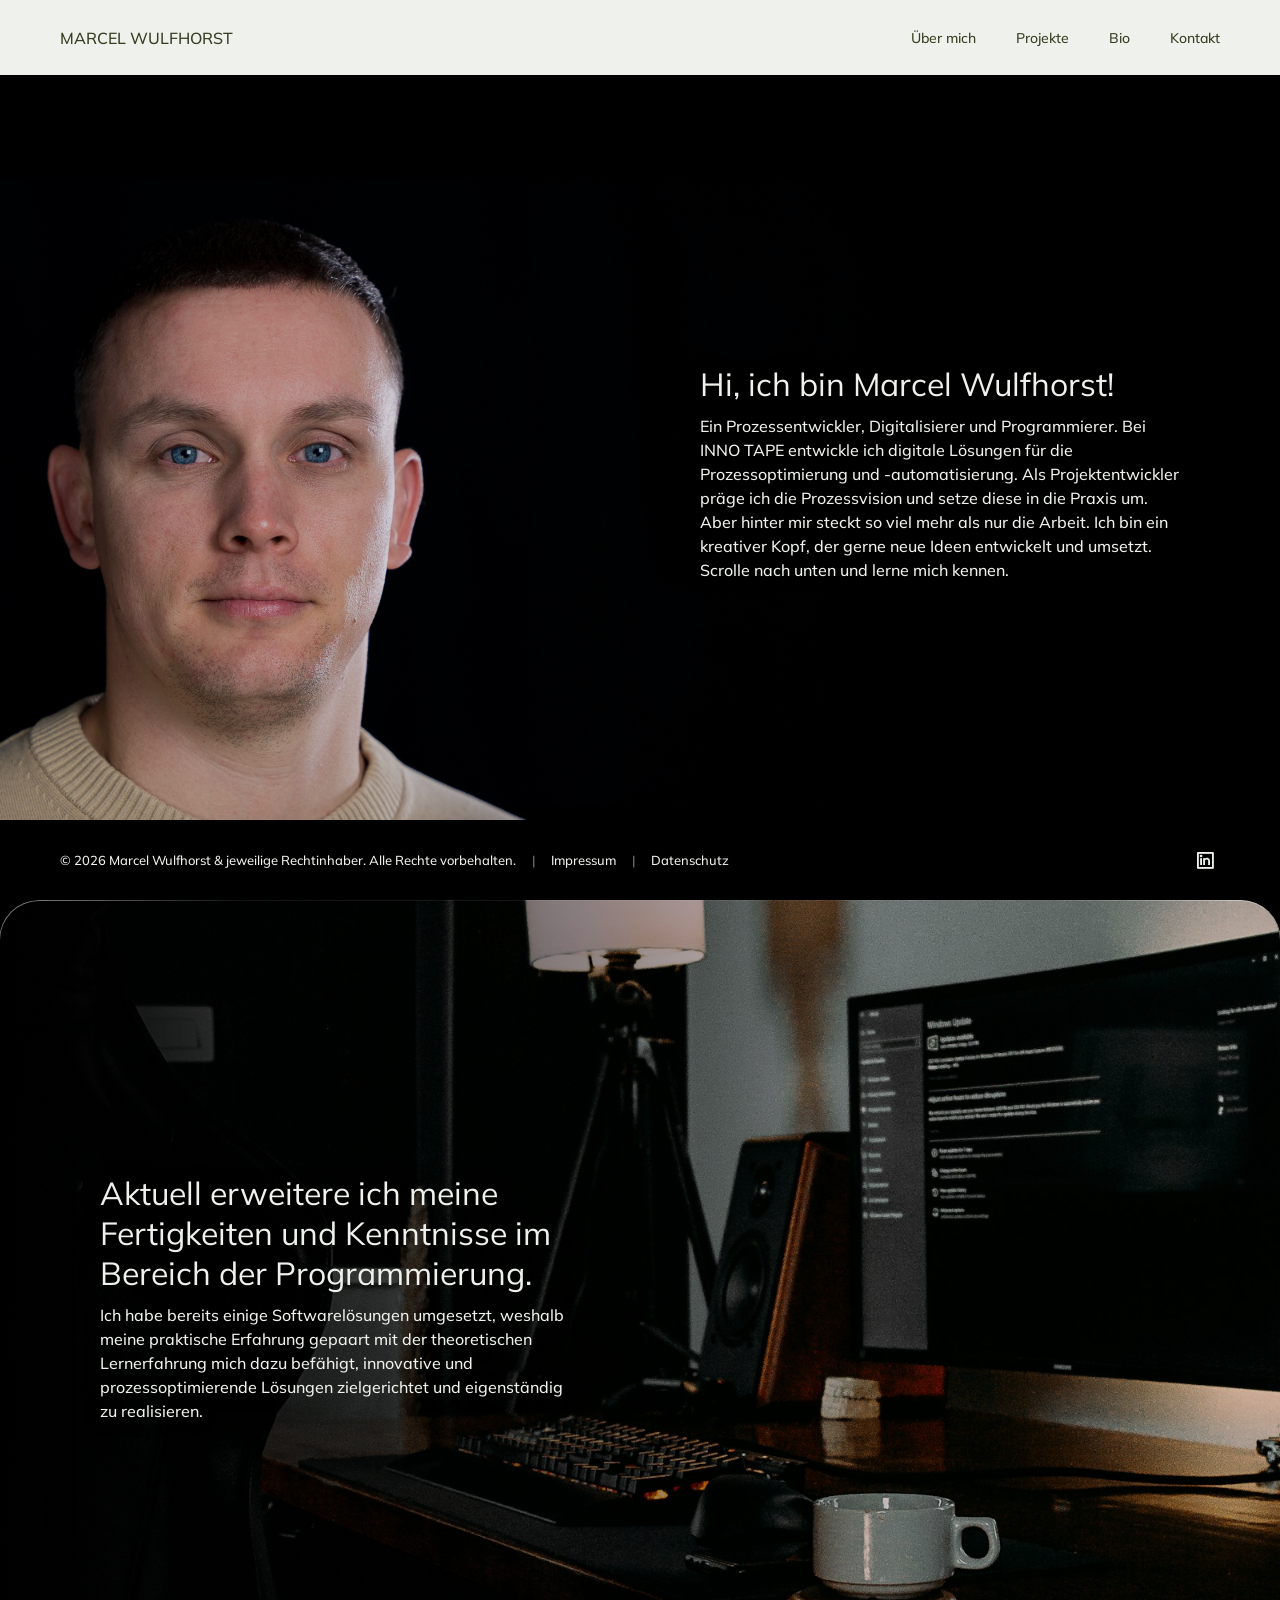
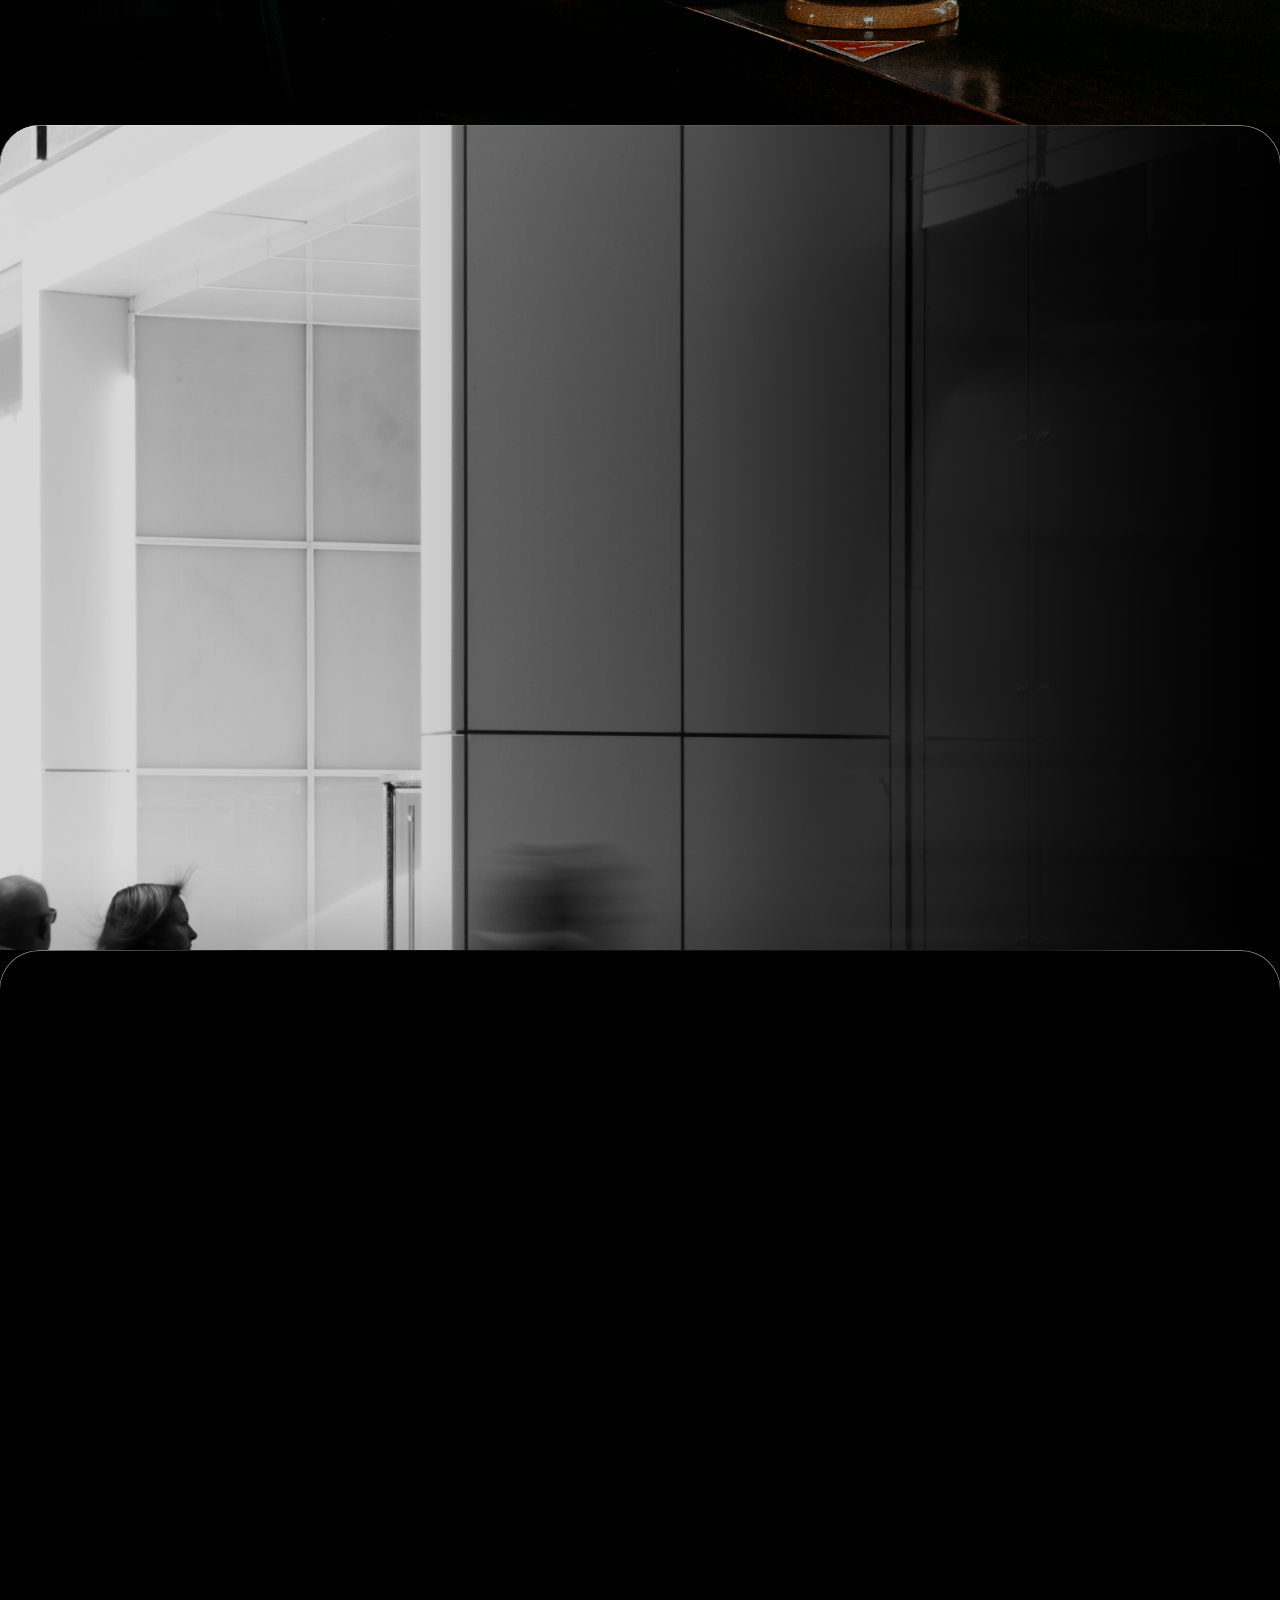
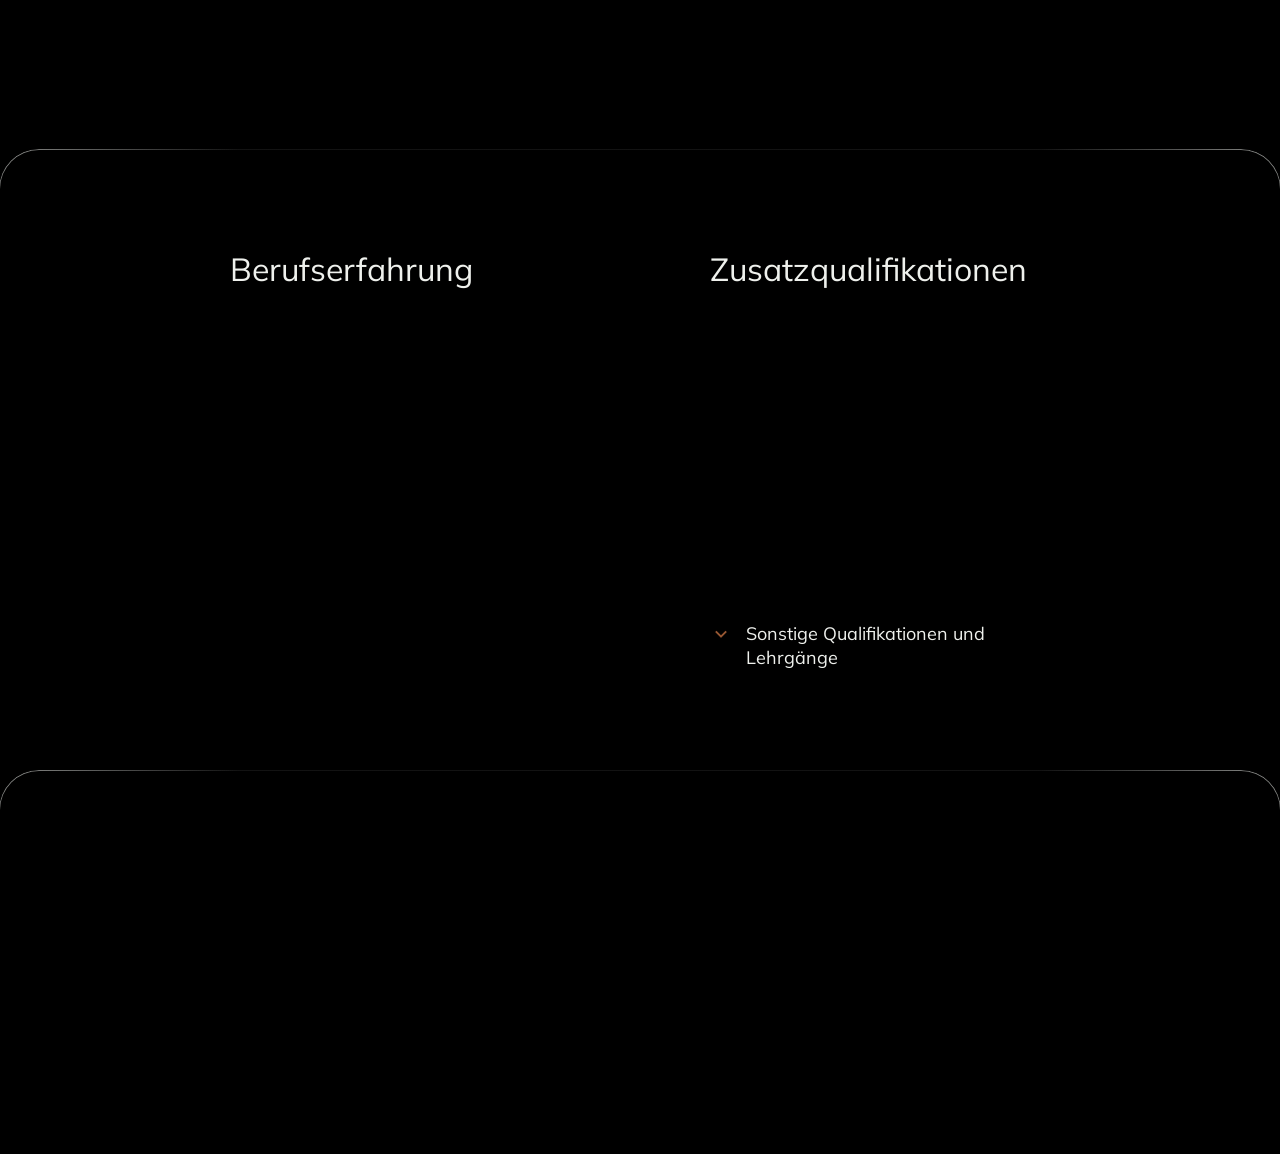
<file: index.html>
<!-- Das ist ein Test-Kommentar -->

<!DOCTYPE html>
<html lang="de">

<head>
    <meta charset="UTF-8">
    <meta name="viewport" content="width=device-width, initial-scale=1.0">
    <meta name="description" content="Marcel Wulfhorst – Prozessentwickler, Digitalisierer und Programmierer bei INNO TAPE.">
    <link rel="stylesheet" href="assets/css/remixicon.min.css">
    <link rel="stylesheet" href="style.css?v=20261029f">
    <script src="assets/js/nav.js?v=20261029f" defer></script>
    <title>Personal Portfolio Website | Marcel Wulfhorst</title>
    <script>
        if (window.location.hash) {
            document.documentElement.classList.add('anchor-loading');
        }
    </script>
</head>

<body>

    <nav class="navbar">

        <a href="#" class="navbar__logo">MARCEL WULFHORST</a>

        <button class="navbar__toggle" type="button" aria-label="Menü öffnen" aria-expanded="false" aria-controls="navbar-menu"><i class="ri-menu-line"></i></button>

        <div class="navbar__menu" id="navbar-menu">
            <a href="#hero" class="navbar__link">Über mich</a>
            <a href="#portfolio" class="navbar__link">Projekte</a>
            <a href="#career" class="navbar__link">Bio</a>
            <a href="#contact" class="navbar__link">Kontakt</a>
        </div>

    </nav>

    <main>

    <!--
      HERO-PANELS – Hintergrundbild je Panel einzeln einstellen (Regler im style="")

        --panel-image     Bilddatei: url('assets/…')
        --panel-shift-x   Bild horizontal verschieben.  Minus = nach LINKS, Plus = nach rechts.
                          Einheit px oder vw, z.B.  -80px  /  -6vw  /  40px
        --panel-shift-y   Bild vertikal verschieben.    Minus = nach OBEN, Plus = nach unten.
        --panel-zoom      optional, Standard 130%. Groesser = staerker reingezoomt
                          (mehr Verschiebe-Spielraum, aber weniger Bild sichtbar).

        Verlauf/Fade – falls das Bild eine Seite nicht ausfuellt, blendet es
        dort weich in eine Farbe statt harter Kante:
        --panel-fade-right / --panel-fade-left / --panel-fade-top / --panel-fade-bottom
                          wie weit der Verlauf reicht, z.B. 45%  (0% = aus)
        --panel-fade-strength  wie kraeftig der Verlauf ist. Standard 100% (deckend),
                          z.B. 60% = dezenter, Bild scheint mehr durch.
        --panel-fill      Farbe fuer Fade + Rand. Standard #766153 (taupe).
                          Beispiele: var(--c-olive) | #000 | #1b1b1b

        Handy (<768px):   --panel-shift-x-mobile / --panel-shift-y-mobile / --panel-zoom-mobile
    -->

    <section class="hero-panel hero-panel--right" id="hero"
             style="--panel-image: url('assets/marcelwulfhorstprofile.jpg');
                    --panel-zoom: 100%;
                    --panel-shift-x: -400px;
                    --panel-shift-y: 120px;
                    --panel-fade-right: 40%;
                    --panel-fill: black;">
        <div class="hero-panel__text">
            <h1>Hi, ich bin Marcel Wulfhorst!</h1>
            <p>
                Ein Prozessentwickler, Digitalisierer und Programmierer.
                Bei INNO TAPE entwickle ich digitale Lösungen für die Prozessoptimierung und -automatisierung. Als Projektentwickler präge ich die Prozessvision und setze diese in die Praxis um. Aber hinter mir steckt so viel mehr als nur die Arbeit. Ich bin ein kreativer Kopf, der gerne neue Ideen entwickelt und umsetzt. Scrolle nach unten und lerne mich kennen.
            </p>
        </div>
    </section>

    <section class="hero-panel hero-panel--left" id="hero-aktuell"
             style="--panel-image: url('assets/aktuelles_4.jpg');
                    --panel-zoom: 150%;
                    --panel-shift-x: 300px;
                    --panel-shift-y: -50px;
                    --panel-fade-left: 20%;
                    --panel-fade-strength: 100%;
                    --panel-fill: black;">
        <div class="hero-panel__text">
            <h3>Aktuell erweitere ich meine Fertigkeiten und Kenntnisse im Bereich der Programmierung.</h3>
            <p>
                Ich habe bereits einige Softwarelösungen umgesetzt, weshalb meine praktische Erfahrung gepaart mit der theoretischen Lernerfahrung mich dazu befähigt, innovative und prozessoptimierende Lösungen zielgerichtet und eigenständig zu realisieren.
            </p>
        </div>
    </section>

    <section class="hero-panel hero-panel--right" id="hero-erfahrung"
             style="--panel-image: url('assets/erfahrung.jpg');
                    --panel-zoom: 120%;
                    --panel-shift-x: -100px;
                    --panel-shift-y: 300px;
                    --panel-fade-right: 45%;
                    --panel-fill: black;">
        <div class="hero-panel__text">
            <h3>Seit über 15 Jahren bin ich in dem Bereichen Produktion und Digitalisierung tätig.</h3>
            <p>
                Als Entwickler habe ich gemeinsam mit Kollegen und Kunden interaktive Erlebnisse und Inhalte für etablierte Automobilhersteller und -Zulieferer entwickelt.
            </p>
            <div class="hero__actions">
                <a href="#contact" class="btn">Kontaktiere mich</a>
                <a href="#portfolio" class="btn btn--secondary">Portfolio ansehen</a>
            </div>
        </div>
    </section>

    <section class="showcase" id="portfolio">

        <div class="showcase__header">
            <h3>Projekt Portfolio</h3>
        </div>

        <div class="showcase_categories">
            <section class="category">
                <div class="category__projects">
                    <a class="project-card" href="projekte/erp-chatbot.html">
                        <img src="assets/chatbot.png" alt="Portfolio 1" class="project-card__image">
                        <div class="project-card__body">
                            <div class="project-card__info">
                                <h5>ERP-Chatbot</h5>
                                <p>2026</p>
                            </div>
                            <p class="project-card__desc">
                                Integration eines KI-Chatbots in das ERP-System Microsoft Dynamics BC365 (BC14).
                            </p>
                        </div>
                    </a>
                    <a class="project-card" href="projekte/bde.html">
                        <img src="assets/bde.png" alt="Portfolio 2" class="project-card__image">
                        <div class="project-card__body">
                            <div class="project-card__info">
                                <h5>BDE</h5>
                                <p>2025</p>
                            </div>
                            <p class="project-card__desc">
                                Einführung einer Betriebsdatenerfassung (BDE) zur Optimierung des Produktionsprozesses.
                            </p>
                        </div>
                    </a>
                    <a class="project-card" href="projekte/produktprojekte.html">
                        <img src="assets/produktprojekte.png" alt="Portfolio 3" class="project-card__image">
                        <div class="project-card__body">
                            <div class="project-card__info">
                                <h5>Auftragsabwicklung</h5>
                                <p>2026</p>
                            </div>
                            <p class="project-card__desc">
                                Digitalisierung und Automatisierung der Auftragsabwicklung von der Bestellung bis zum Versand mit Power Automate.
                            </p>
                        </div>
                    </a>
                    <a class="project-card" href="projekte/dynamics-nav.html">
                        <img src="assets/dynamics-nav.avif" alt="Portfolio 4" class="project-card__image">
                        <div class="project-card__body">
                            <div class="project-card__info">
                                <h5>Dynamics 365 BC / NAV</h5>
                                <p>2022</p>
                            </div>
                            <p class="project-card__desc">
                                Einführung von Microsoft Dynamics NAV zur Digitalisierung der Produktionsprozesse.
                            </p>
                        </div>
                    </a>
                </div>
            </section>
        </div>

    </section>

    <section class="career" id="career">
        <div class="career__jobs">
            <h3>Berufserfahrung</h3>
            <div class="job job--current">
                <span class="job__dot"></span>
                <div class="job__info">
                    <h5>Projekt- und Entwicklungsingenieur</h5>
                    <p>INNO TAPE GmbH</p>
                    <p>Januar 2025 – heute</p>
                </div>
            </div>
            <div class="job">
                <span class="job__dot"></span>
                <div class="job__info">
                    <h5>Teamleitung Prozessentwicklung</h5>
                    <p>INNO TAPE GmbH</p>
                    <p>Oktober 2017 – Dezember 2024</p>
                </div>
            </div>
            <div class="job">
                <span class="job__dot"></span>
                <div class="job__info">
                    <h5>Teamleitung Produktionstechnik</h5>
                    <p>INNO TAPE GmbH</p>
                    <p>August 2014 – September 2017</p>
                </div>
            </div>
        </div>

        <div class="career__awards">
            <h3>Zusatzqualifikationen</h3>
            <div class="award">
                <div>
                    <i class="ri-shield-check-line"></i>
                    <div class="award__info">
                        <h5>Sicherheitsbeauftragter</h5>
                        <p>BGHW zertifiziert</p>
                        <p>August 2016</p>
                    </div>
                </div>
            </div>
            <div class="award">
                <div>
                    <i class="ri-graduation-cap-line"></i>
                    <div class="award__info">
                        <h5>Ausbilder-Eignungsprüfung (AEVO)</h5>
                        <p>IHK zertifiziert</p>
                        <p>Juli 2014</p>
                    </div>
                </div>
            </div>
            <div class="award">
                <div>
                    <i class="ri-search-eye-line"></i>
                    <div class="award__info">
                        <h5>Qualitätsbeauftragter & Interner Auditor</h5>
                        <p>Dekra zertifiziert</p>
                        <p>Juni 2014</p>
                    </div>
                </div>
            </div>
            <details class="career__more">
                <summary class="career__subtitle">Sonstige Qualifikationen und Lehrgänge <i class="ri-arrow-down-s-line"></i></summary>
                <div class="career__more-list">
                    <div class="award">
                        <div>
                            <i class="ri-stack-line"></i>
                            <div class="award__info">
                                <h5>tesa Tape Academy II &amp; III</h5>
                                <p>tesa SE zertifiziert</p>
                                <p>Mai 2024</p>
                            </div>
                        </div>
                    </div>
                    <div class="award">
                        <div>
                            <i class="ri-drop-line"></i>
                            <div class="award__info">
                                <h5>3M Grundlagentraining &bdquo;Kleben erleben&ldquo;</h5>
                                <p>3M zertifiziert</p>
                                <p>November 2023</p>
                            </div>
                        </div>
                    </div>
                    <div class="award">
                        <div>
                            <i class="ri-ruler-line"></i>
                            <div class="award__info">
                                <h5>Form- und Lagetoleranzen</h5>
                                <p>GFQ zertifiziert</p>
                                <p>November 2022</p>
                            </div>
                        </div>
                    </div>
                    <div class="award">
                        <div>
                            <i class="ri-error-warning-line"></i>
                            <div class="award__info">
                                <h5>FMEA – Grundlagen und Praxis</h5>
                                <p>GFQ zertifiziert</p>
                                <p>Januar 2015</p>
                            </div>
                        </div>
                    </div>
                    <div class="award">
                        <div>
                            <i class="ri-robot-2-line"></i>
                            <div class="award__info">
                                <h5>Grundlagen der Roboterprogrammierung</h5>
                                <p>KUKA zertifiziert</p>
                                <p>März 2014</p>
                            </div>
                        </div>
                    </div>
                    <div class="award">
                        <div>
                            <i class="ri-settings-4-line"></i>
                            <div class="award__info">
                                <h5>Wartung und Reparatur von Getrieben</h5>
                                <p>SEW Eurodrive zertifiziert</p>
                                <p>Februar 2014</p>
                            </div>
                        </div>
                    </div>
                </div>
            </details>
        </div>

    </section>

    <section class="contact" id="contact">
        <h5>Nimm Kontakt auf</h5>
        <h2>Du kannst mich auf digitalen Plattformen unter @marcelwulfhorst erreichen.
            <br>Für geschäftliche Anfragen kontaktiere mich gern per Mail an <a href="mailto:info@marcelwulfhorst.de">info@marcelwulfhorst.de</a></h2>
    </section>

    </main>

    <footer class="footer">
        <div class="footer__brand">
            <p>© 2026 Marcel Wulfhorst & jeweilige Rechtinhaber. Alle Rechte vorbehalten.</p>
            <div class="footer__links">
                <a href="impressum.html">Impressum</a>
                <a href="datenschutz.html">Datenschutz</a>
            </div>
        </div>

        <div class="hero__socials">
            <a href="https://www.linkedin.com/in/marcel-wulfhorst/" target="_blank" rel="noopener" aria-label="LinkedIn"><i class="ri-linkedin-box-line"></i></a>
        </div>
    </footer>

    <script>
        (function () {
            function revealAtAnchor() {
                if (window.location.hash) {
                    var target = document.querySelector(window.location.hash);
                    if (target) {
                        target.scrollIntoView();
                    }
                }
                document.documentElement.classList.remove('anchor-loading');
            }
            window.addEventListener('load', revealAtAnchor);
            setTimeout(revealAtAnchor, 1500);
        })();
    </script>

    <script>
        (function () {
            var reduceMotion = window.matchMedia('(prefers-reduced-motion: reduce)').matches;
            if (reduceMotion || !('IntersectionObserver' in window)) {
                return;
            }

            var selector = '.hero-panel__text, .showcase__header, .category__title, .project-card, .job, .award, .contact h5, .contact h2';
            var items = Array.prototype.slice.call(document.querySelectorAll(selector));
            if (!items.length) {
                return;
            }

            items.forEach(function (el) {
                el.classList.add('reveal');
            });

            var observer = new IntersectionObserver(function (entries) {
                entries.forEach(function (entry) {
                    if (!entry.isIntersecting) {
                        return;
                    }
                    var el = entry.target;
                    var siblings = el.parentElement ? el.parentElement.children : [];
                    var index = Array.prototype.indexOf.call(siblings, el);
                    el.style.setProperty('--reveal-delay', (Math.max(index, 0) % 8) * 0.08 + 's');
                    el.classList.add('is-visible');
                    observer.unobserve(el);
                });
            }, { threshold: 0.15, rootMargin: '0px 0px -8% 0px' });

            items.forEach(function (el) {
                observer.observe(el);
            });
        })();
    </script>

    <script>
        (function () {
            var reduceMotion = window.matchMedia('(prefers-reduced-motion: reduce)').matches;
            var root = document.documentElement;
            var lenis = null;

            function navHeight() {
                return parseFloat(getComputedStyle(root).getPropertyValue('--navbar-height')) || 75;
            }

            // Panels, die sich beim Scrollen stapeln (Hero-Panels + Portfolio/Bio/Kontakt)
            var panels = Array.prototype.slice.call(
                document.querySelectorAll('main > section')
            );

            // Zielposition eines Panels ermitteln, ohne vom Sticky-Stack verfaelscht zu werden:
            // getBoundingClientRect() liefert fuer ein gerade "eingerastetes" (sticky) Panel immer
            // dessen fixierte Bildschirmposition, nicht die echte Position im Dokument – dadurch
            // scrollte ein Klick auf die Navbar-Links am Seitenende ins Leere. Fix: alle Panels kurz
            // auf position:static umschalten, messen, sofort zuruecksetzen (synchron, kein Flackern).
            function measureStaticTop(el) {
                var prevPos = panels.map(function (p) { return p.style.position; });
                panels.forEach(function (p) { p.style.position = 'static'; });
                void document.body.offsetHeight;
                var top = el.getBoundingClientRect().top + window.scrollY;
                panels.forEach(function (p, i) { p.style.position = prevPos[i]; });
                return Math.round(top);
            }

            // --- Hohe Panels (v. a. mobil: Projekte, Bio) ---
            // Mit fixem sticky-top wuerde ein Panel, das hoeher als der Bildschirm ist, oben einrasten
            // und sein unterer Teil waere nie sichtbar. Daher rastet es erst ein, wenn sein unteres
            // Ende ueber dem fixierten Footer angekommen ist.
            var footer = document.querySelector('.footer');

            function updateStickTops() {
                var vh = window.innerHeight;
                var navH = navHeight();
                var footH = footer ? footer.offsetHeight : 0;
                panels.forEach(function (p) {
                    var h = p.offsetHeight;
                    if (h > vh - navH) {
                        p.style.setProperty('--stick-top', Math.round(vh - footH - h) + 'px');
                    } else {
                        p.style.removeProperty('--stick-top');
                    }
                });
            }

            updateStickTops();
            window.addEventListener('resize', updateStickTops);
            window.addEventListener('load', updateStickTops);
            if ('ResizeObserver' in window) {
                var ro = new ResizeObserver(updateStickTops);
                panels.forEach(function (p) { ro.observe(p); });
            }

            // --- Feinschliff: ueberdecktes Panel tritt zurueck (scale) ---
            // Der eigentliche Sticky-Stack laeuft rein ueber CSS, auch ohne dieses Skript.
            var ticking = false;

            function updateStack() {
                ticking = false;
                var vh = window.innerHeight;
                var navH = navHeight();
                var span = Math.max(vh - navH, 1);
                for (var i = 0; i < panels.length; i++) {
                    var p = 0;
                    if (i < panels.length - 1) {
                        var nextTop = panels[i + 1].getBoundingClientRect().top;
                        p = Math.min(Math.max((vh - nextTop) / span, 0), 1);
                    }
                    panels[i].style.setProperty('--stack-p', p.toFixed(3));
                }
            }

            function requestUpdate() {
                if (!ticking) {
                    ticking = true;
                    requestAnimationFrame(updateStack);
                }
            }

            window.addEventListener('scroll', requestUpdate, { passive: true });
            window.addEventListener('resize', requestUpdate);
            updateStack();

            // Anker-Klicks (Navbar + Buttons) – unabhaengig von Lenis/Motion-Settings lauffaehig.
            document.querySelectorAll('a[href^="#"]').forEach(function (link) {
                link.addEventListener('click', function (e) {
                    var id = link.getAttribute('href');
                    if (id.length < 2) {
                        return;
                    }
                    var target = document.querySelector(id);
                    if (!target) {
                        return;
                    }
                    e.preventDefault();
                    var y = measureStaticTop(target) - navHeight();
                    if (lenis) {
                        lenis.scrollTo(y);
                    } else {
                        window.scrollTo({ top: y, behavior: reduceMotion ? 'auto' : 'smooth' });
                    }
                });
            });

            // --- Smooth / Momentum Scroll via Lenis (nicht blockierend nachladen) ---
            if (reduceMotion) {
                return;
            }

            var s = document.createElement('script');
            s.src = 'assets/js/lenis.min.js';
            s.async = true;
            s.onload = function () {
                if (typeof window.Lenis !== 'function') {
                    return;
                }
                lenis = new window.Lenis({ lerp: 0.1, smoothWheel: true, wheelMultiplier: 1 });
                lenis.on('scroll', updateStack);
                requestAnimationFrame(function raf(time) {
                    lenis.raf(time);
                    requestAnimationFrame(raf);
                });
            };
            document.head.appendChild(s);
        })();
    </script>

</body>

</html>
</file>
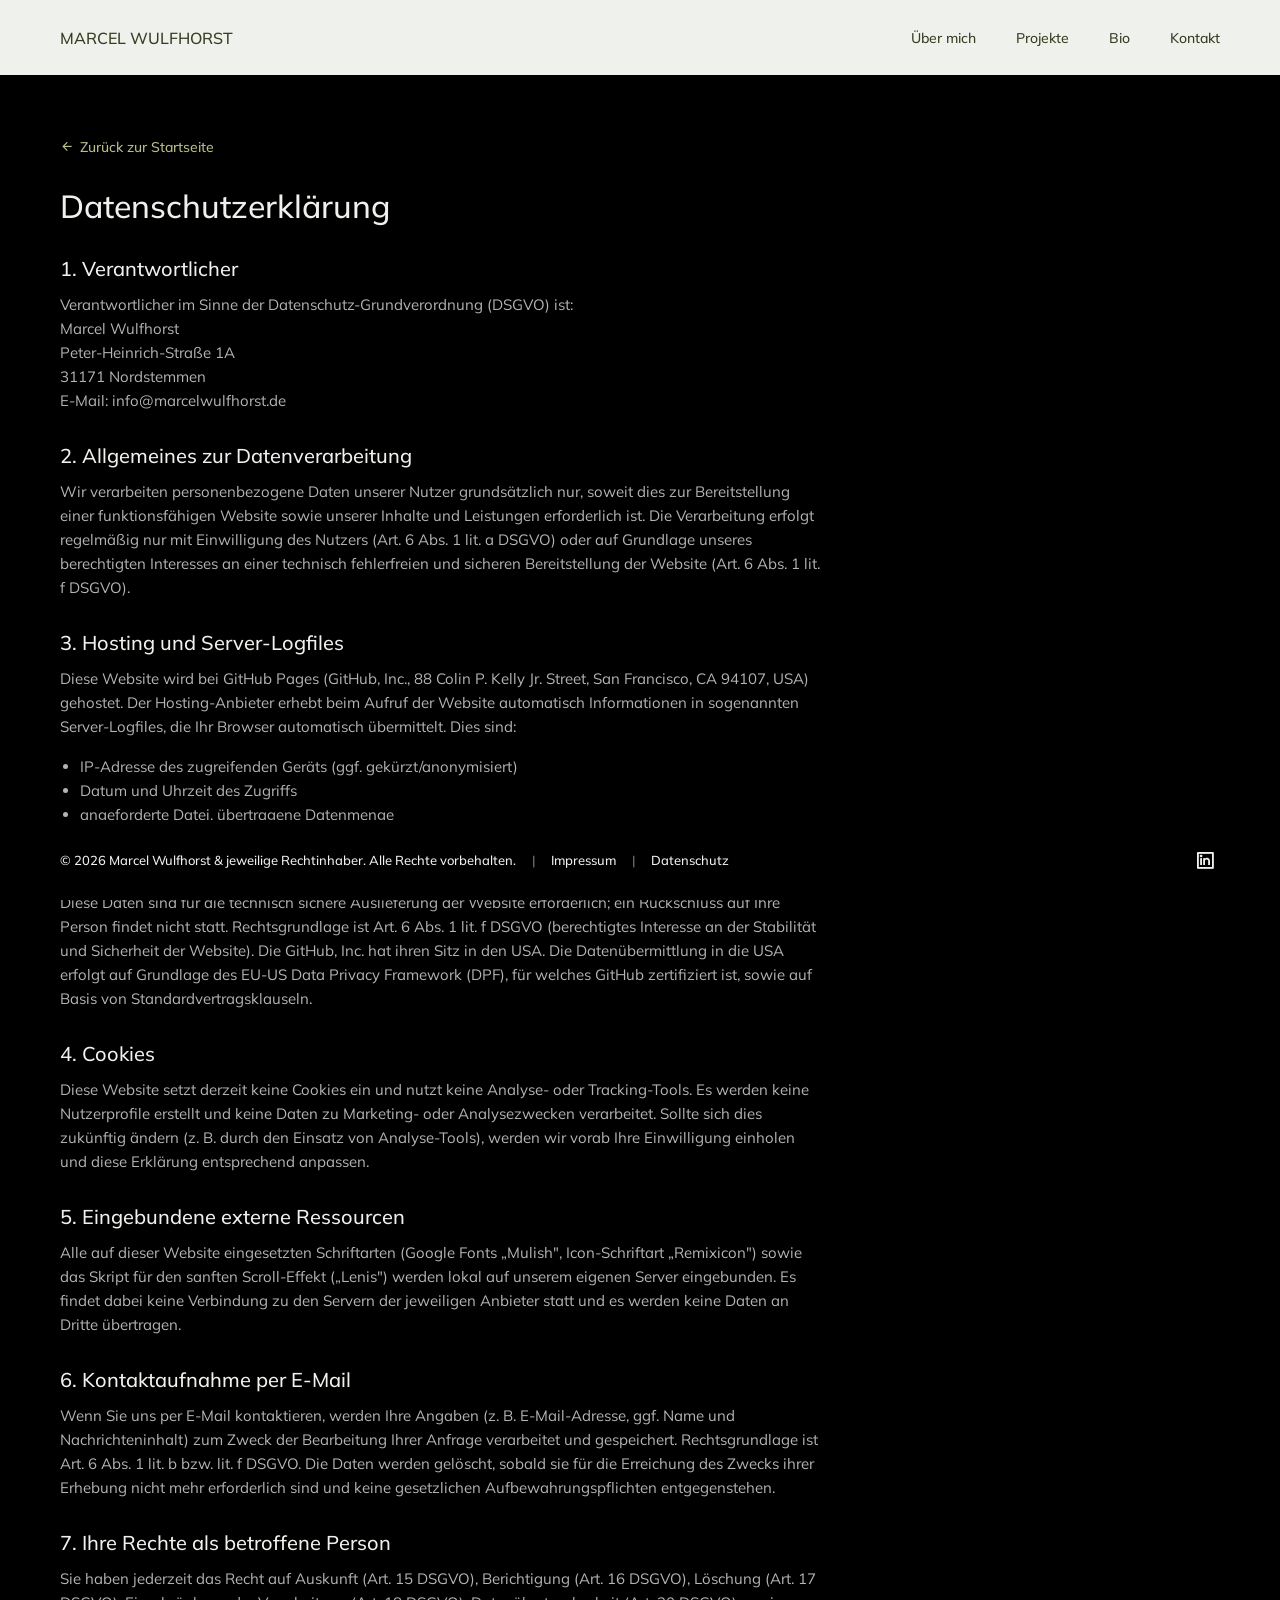
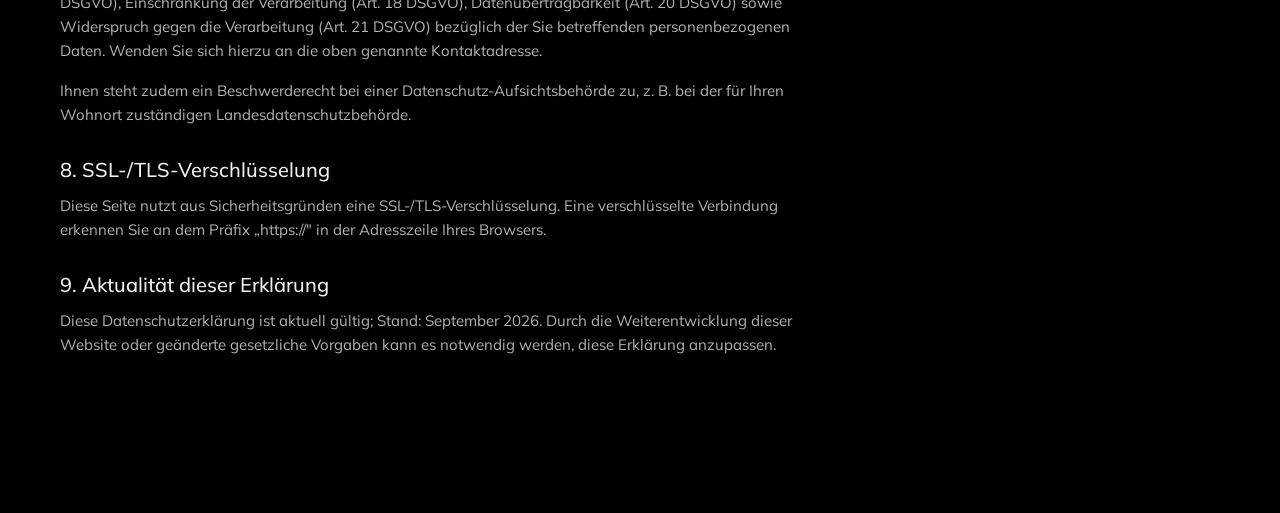
<file: datenschutz.html>
<!DOCTYPE html>
<html lang="de">

<head>
    <meta charset="UTF-8">
    <meta name="viewport" content="width=device-width, initial-scale=1.0">
    <meta name="description" content="Datenschutzerklärung von Marcel Wulfhorst.">
    <link rel="stylesheet" href="assets/css/remixicon.min.css">
    <link rel="stylesheet" href="style.css?v=20261029f">
    <script src="assets/js/nav.js?v=20261029f" defer></script>
    <title>Datenschutz | Marcel Wulfhorst</title>
</head>

<body>

    <nav class="navbar">

        <a href="index.html" class="navbar__logo">MARCEL WULFHORST</a>

        <button class="navbar__toggle" type="button" aria-label="Menü öffnen" aria-expanded="false" aria-controls="navbar-menu"><i class="ri-menu-line"></i></button>

        <div class="navbar__menu" id="navbar-menu">
            <a href="index.html#hero" class="navbar__link">Über mich</a>
            <a href="index.html#portfolio" class="navbar__link">Projekte</a>
            <a href="index.html#career" class="navbar__link">Bio</a>
            <a href="index.html#contact" class="navbar__link">Kontakt</a>
        </div>

    </nav>

    <main>

        <section class="project-detail">

            <a href="index.html" class="project-detail__back"><i class="ri-arrow-left-line"></i> Zurück zur Startseite</a>

            <div class="project-detail__header">
                <h1>Datenschutzerklärung</h1>
            </div>

            <div class="legal-content">

                <h2>1. Verantwortlicher</h2>
                <p>
                    Verantwortlicher im Sinne der Datenschutz-Grundverordnung (DSGVO) ist:<br>
                    Marcel Wulfhorst<br>
                    Peter-Heinrich-Straße 1A<br>
                    31171 Nordstemmen<br>
                    E-Mail: <a href="mailto:info@marcelwulfhorst.de">info@marcelwulfhorst.de</a>
                </p>

                <h2>2. Allgemeines zur Datenverarbeitung</h2>
                <p>
                    Wir verarbeiten personenbezogene Daten unserer Nutzer grundsätzlich nur, soweit dies zur
                    Bereitstellung einer funktionsfähigen Website sowie unserer Inhalte und Leistungen erforderlich
                    ist. Die Verarbeitung erfolgt regelmäßig nur mit Einwilligung des Nutzers (Art. 6 Abs. 1 lit. a
                    DSGVO) oder auf Grundlage unseres berechtigten Interesses an einer technisch fehlerfreien und
                    sicheren Bereitstellung der Website (Art. 6 Abs. 1 lit. f DSGVO).
                </p>

                <h2>3. Hosting und Server-Logfiles</h2>
                <p>
                    Diese Website wird bei GitHub Pages (GitHub, Inc., 88 Colin P. Kelly Jr. Street,
                    San Francisco, CA 94107, USA) gehostet. Der Hosting-Anbieter erhebt beim Aufruf der Website
                    automatisch Informationen in sogenannten Server-Logfiles, die Ihr Browser automatisch
                    übermittelt. Dies sind:
                </p>
                <ul>
                    <li>IP-Adresse des zugreifenden Geräts (ggf. gekürzt/anonymisiert)</li>
                    <li>Datum und Uhrzeit des Zugriffs</li>
                    <li>angeforderte Datei, übertragene Datenmenge</li>
                    <li>Browsertyp und -version, verwendetes Betriebssystem</li>
                    <li>Referrer-URL (zuvor besuchte Seite)</li>
                </ul>
                <p>
                    Diese Daten sind für die technisch sichere Auslieferung der Website erforderlich; ein Rückschluss
                    auf Ihre Person findet nicht statt. Rechtsgrundlage ist Art. 6 Abs. 1 lit. f DSGVO (berechtigtes
                    Interesse an der Stabilität und Sicherheit der Website). Die GitHub, Inc. hat ihren Sitz in den
                    USA. Die Datenübermittlung in die USA erfolgt auf Grundlage des EU-US Data Privacy Framework
                    (DPF), für welches GitHub zertifiziert ist, sowie auf Basis von Standardvertragsklauseln.
                </p>

                <h2>4. Cookies</h2>
                <p>
                    Diese Website setzt derzeit keine Cookies ein und nutzt keine Analyse- oder Tracking-Tools.
                    Es werden keine Nutzerprofile erstellt und keine Daten zu Marketing- oder Analysezwecken
                    verarbeitet. Sollte sich dies zukünftig ändern (z. B. durch den Einsatz von Analyse-Tools),
                    werden wir vorab Ihre Einwilligung einholen und diese Erklärung entsprechend anpassen.
                </p>

                <h2>5. Eingebundene externe Ressourcen</h2>
                <p>
                    Alle auf dieser Website eingesetzten Schriftarten (Google Fonts „Mulish", Icon-Schriftart
                    „Remixicon") sowie das Skript für den sanften Scroll-Effekt („Lenis") werden lokal auf unserem
                    eigenen Server eingebunden. Es findet dabei keine Verbindung zu den Servern der jeweiligen
                    Anbieter statt und es werden keine Daten an Dritte übertragen.
                </p>

                <h2>6. Kontaktaufnahme per E-Mail</h2>
                <p>
                    Wenn Sie uns per E-Mail kontaktieren, werden Ihre Angaben (z. B. E-Mail-Adresse, ggf. Name und
                    Nachrichteninhalt) zum Zweck der Bearbeitung Ihrer Anfrage verarbeitet und gespeichert.
                    Rechtsgrundlage ist Art. 6 Abs. 1 lit. b bzw. lit. f DSGVO. Die Daten werden gelöscht, sobald
                    sie für die Erreichung des Zwecks ihrer Erhebung nicht mehr erforderlich sind und keine
                    gesetzlichen Aufbewahrungspflichten entgegenstehen.
                </p>

                <h2>7. Ihre Rechte als betroffene Person</h2>
                <p>
                    Sie haben jederzeit das Recht auf Auskunft (Art. 15 DSGVO), Berichtigung (Art. 16 DSGVO),
                    Löschung (Art. 17 DSGVO), Einschränkung der Verarbeitung (Art. 18 DSGVO), Datenübertragbarkeit
                    (Art. 20 DSGVO) sowie Widerspruch gegen die Verarbeitung (Art. 21 DSGVO) bezüglich der Sie
                    betreffenden personenbezogenen Daten. Wenden Sie sich hierzu an die oben genannte
                    Kontaktadresse.
                </p>
                <p>
                    Ihnen steht zudem ein Beschwerderecht bei einer Datenschutz-Aufsichtsbehörde zu, z. B. bei der
                    für Ihren Wohnort zuständigen Landesdatenschutzbehörde.
                </p>

                <h2>8. SSL-/TLS-Verschlüsselung</h2>
                <p>
                    Diese Seite nutzt aus Sicherheitsgründen eine SSL-/TLS-Verschlüsselung. Eine verschlüsselte
                    Verbindung erkennen Sie an dem Präfix „https://" in der Adresszeile Ihres Browsers.
                </p>

                <h2>9. Aktualität dieser Erklärung</h2>
                <p>
                    Diese Datenschutzerklärung ist aktuell gültig; Stand: September 2026. Durch die
                    Weiterentwicklung dieser Website oder geänderte gesetzliche Vorgaben kann es notwendig werden,
                    diese Erklärung anzupassen.
                </p>

            </div>

        </section>

    </main>

    <footer class="footer">
        <div class="footer__brand">
            <p>© 2026 Marcel Wulfhorst & jeweilige Rechtinhaber. Alle Rechte vorbehalten.</p>
            <div class="footer__links">
                <a href="impressum.html">Impressum</a>
                <a href="datenschutz.html">Datenschutz</a>
            </div>
        </div>

        <div class="hero__socials">
            <a href="https://www.linkedin.com/in/marcel-wulfhorst/" target="_blank" rel="noopener" aria-label="LinkedIn"><i class="ri-linkedin-box-line"></i></a>
        </div>
    </footer>

</body>

</html>
</file>
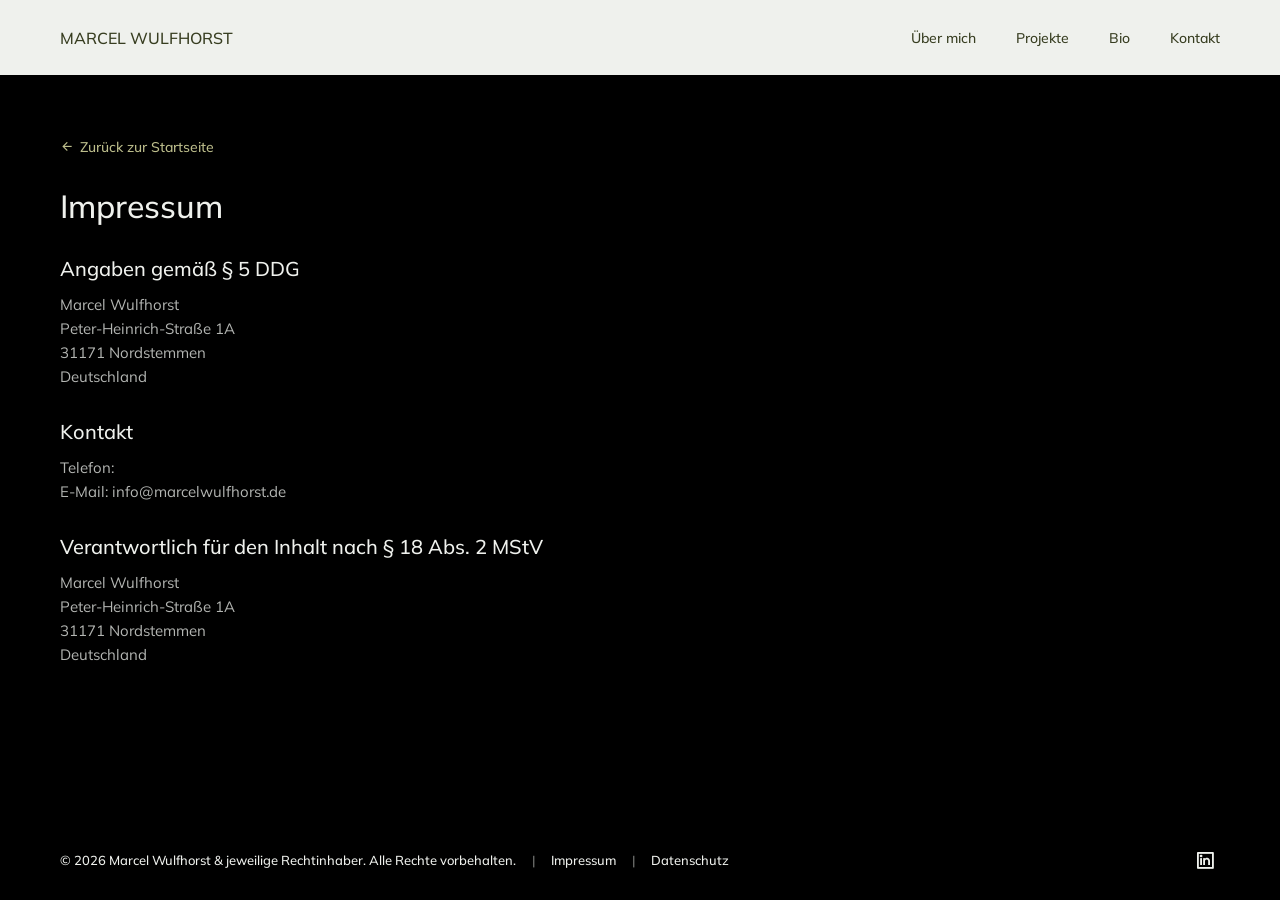
<file: impressum.html>
<!DOCTYPE html>
<html lang="de">

<head>
    <meta charset="UTF-8">
    <meta name="viewport" content="width=device-width, initial-scale=1.0">
    <meta name="description" content="Impressum von Marcel Wulfhorst.">
    <link rel="stylesheet" href="assets/css/remixicon.min.css">
    <link rel="stylesheet" href="style.css?v=20261029f">
    <script src="assets/js/nav.js?v=20261029f" defer></script>
    <title>Impressum | Marcel Wulfhorst</title>
</head>

<body>

    <nav class="navbar">

        <a href="index.html" class="navbar__logo">MARCEL WULFHORST</a>

        <button class="navbar__toggle" type="button" aria-label="Menü öffnen" aria-expanded="false" aria-controls="navbar-menu"><i class="ri-menu-line"></i></button>

        <div class="navbar__menu" id="navbar-menu">
            <a href="index.html#hero" class="navbar__link">Über mich</a>
            <a href="index.html#portfolio" class="navbar__link">Projekte</a>
            <a href="index.html#career" class="navbar__link">Bio</a>
            <a href="index.html#contact" class="navbar__link">Kontakt</a>
        </div>

    </nav>

    <main>

        <section class="project-detail">

            <a href="index.html" class="project-detail__back"><i class="ri-arrow-left-line"></i> Zurück zur Startseite</a>

            <div class="project-detail__header">
                <h1>Impressum</h1>
            </div>

            <div class="legal-content">

                <h2>Angaben gemäß § 5 DDG</h2>
                <p>
                    Marcel Wulfhorst<br>
                    Peter-Heinrich-Straße 1A<br>
                    31171 Nordstemmen<br>
                    Deutschland
                </p>

                <h2>Kontakt</h2>
                <p>
                    Telefon: <br>
                    E-Mail: <a href="mailto:info@marcelwulfhorst.de">info@marcelwulfhorst.de</a>
                </p>

                <h2>Verantwortlich für den Inhalt nach § 18 Abs. 2 MStV</h2>
                <p>
                    Marcel Wulfhorst<br>
                    Peter-Heinrich-Straße 1A<br>
                    31171 Nordstemmen<br>
                    Deutschland
                </p>
                
            </div>

        </section>

    </main>

    <footer class="footer">
        <div class="footer__brand">
            <p>© 2026 Marcel Wulfhorst & jeweilige Rechtinhaber. Alle Rechte vorbehalten.</p>
            <div class="footer__links">
                <a href="impressum.html">Impressum</a>
                <a href="datenschutz.html">Datenschutz</a>
            </div>
        </div>

        <div class="hero__socials">
            <a href="https://www.linkedin.com/in/marcel-wulfhorst/" target="_blank" rel="noopener" aria-label="LinkedIn"><i class="ri-linkedin-box-line"></i></a>
        </div>
    </footer>

</body>

</html>
</file>
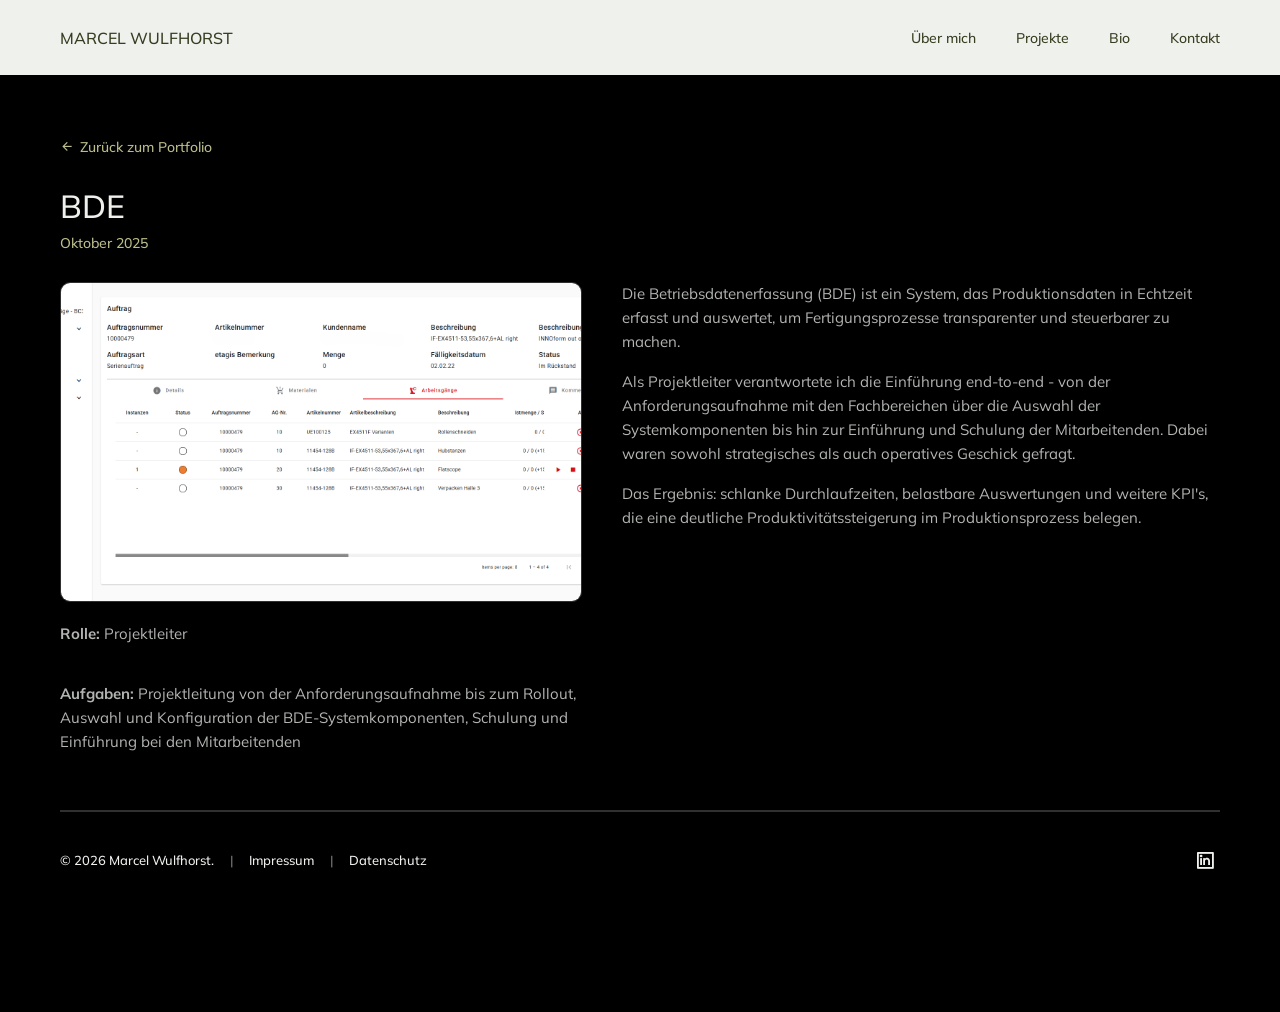
<file: projekte/bde.html>
<!DOCTYPE html>
<html lang="de">

<head>
    <meta charset="UTF-8">
    <meta name="viewport" content="width=device-width, initial-scale=1.0">
    <meta name="description" content="BDE – Projektdetails von Marcel Wulfhorst.">
    <link rel="stylesheet" href="../assets/css/remixicon.min.css">
    <link rel="stylesheet" href="../style.css?v=20261029f">
    <script src="../assets/js/nav.js?v=20261029f" defer></script>
    <title>BDE | Marcel Wulfhorst</title>
</head>

<body>

    <nav class="navbar">

        <a href="../index.html" class="navbar__logo">MARCEL WULFHORST</a>

        <button class="navbar__toggle" type="button" aria-label="Menü öffnen" aria-expanded="false" aria-controls="navbar-menu"><i class="ri-menu-line"></i></button>

        <div class="navbar__menu" id="navbar-menu">
            <a href="../index.html#hero" class="navbar__link">Über mich</a>
            <a href="../index.html#portfolio" class="navbar__link">Projekte</a>
            <a href="../index.html#career" class="navbar__link">Bio</a>
            <a href="../index.html#contact" class="navbar__link">Kontakt</a>
        </div>

    </nav>

    <main>

        <section class="project-detail">

            <a href="../index.html#portfolio" class="project-detail__back"><i class="ri-arrow-left-line"></i> Zurück zum Portfolio</a>

            <div class="project-detail__header">
                <h1>BDE</h1>
                <p class="project-detail__date">Oktober 2025</p>
            </div>

            <div class="project-detail__body">
                <div class="project-detail__gallery">
                    <img src="../assets/bde.png" alt="BDE Systemübersicht">

                    <p><strong>Rolle: </strong>Projektleiter</p>
                    <p><strong>Aufgaben: </strong>Projektleitung von der Anforderungsaufnahme bis zum Rollout, Auswahl und Konfiguration der BDE-Systemkomponenten, Schulung und Einführung bei den Mitarbeitenden</p>

                </div>

                <div class="project-detail__content">
                    <p>
                        Die Betriebsdatenerfassung (BDE) ist ein System, das Produktionsdaten in Echtzeit erfasst und auswertet, um Fertigungsprozesse transparenter und steuerbarer zu machen.
                    </p>
                    <p>
                        Als Projektleiter verantwortete ich die Einführung end-to-end - von der Anforderungsaufnahme mit den Fachbereichen über die Auswahl der Systemkomponenten bis hin zur Einführung und Schulung der Mitarbeitenden. Dabei waren sowohl strategisches als auch operatives Geschick gefragt.
                    </p>
                    <p>
                        Das Ergebnis: schlanke Durchlaufzeiten, belastbare Auswertungen und weitere KPI's, die eine deutliche Produktivitätssteigerung im Produktionsprozess belegen.
                    </p>
                </div>
            </div>

            <p class="project-detail__notice">
                <i class="ri-information-line"></i>
                <span>Dieses Projekt entstand im Rahmen meiner Tätigkeit bei der INNO TAPE GmbH. Alle Rechte an Inhalten, Ergebnissen und Abbildungen liegen ausschließlich bei der INNO TAPE GmbH. Die Darstellung dient allein der Beschreibung meiner Rolle und Aufgaben.</span>
            </p>

        </section>

    </main>

    <footer class="footer">
        <div class="footer__brand">
            <p>© 2026 Marcel Wulfhorst.</p>
            <div class="footer__links">
                <a href="../impressum.html">Impressum</a>
                <a href="../datenschutz.html">Datenschutz</a>
            </div>
        </div>

        <div class="hero__socials">
            <a href="https://www.linkedin.com/in/marcel-wulfhorst/" target="_blank" rel="noopener" aria-label="LinkedIn"><i class="ri-linkedin-box-line"></i></a>
        </div>
    </footer>

</body>

</html>
</file>
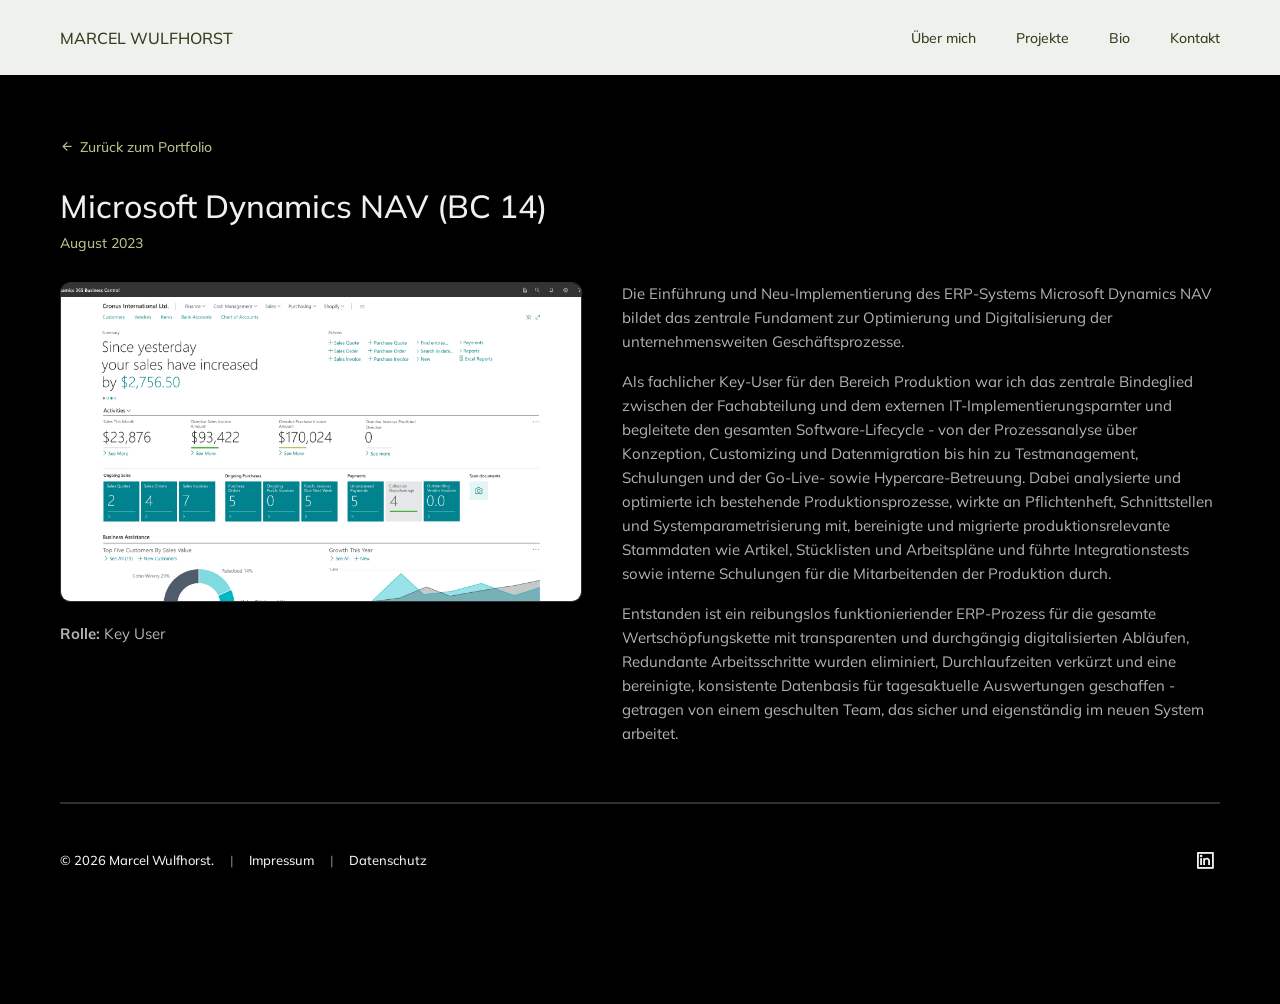
<file: projekte/dynamics-nav.html>
<!DOCTYPE html>
<html lang="de">

<head>
    <meta charset="UTF-8">
    <meta name="viewport" content="width=device-width, initial-scale=1.0">
    <meta name="description" content="Portfolio-4 – Projektdetails von Marcel Wulfhorst.">
    <link rel="stylesheet" href="../assets/css/remixicon.min.css">
    <link rel="stylesheet" href="../style.css?v=20261029f">
    <script src="../assets/js/nav.js?v=20261029f" defer></script>
    <title>Portfolio-4 | Marcel Wulfhorst</title>
</head>

<body>

    <nav class="navbar">

        <a href="../index.html" class="navbar__logo">MARCEL WULFHORST</a>

        <button class="navbar__toggle" type="button" aria-label="Menü öffnen" aria-expanded="false" aria-controls="navbar-menu"><i class="ri-menu-line"></i></button>

        <div class="navbar__menu" id="navbar-menu">
            <a href="../index.html#hero" class="navbar__link">Über mich</a>
            <a href="../index.html#portfolio" class="navbar__link">Projekte</a>
            <a href="../index.html#career" class="navbar__link">Bio</a>
            <a href="../index.html#contact" class="navbar__link">Kontakt</a>
        </div>

    </nav>

    <main>

        <section class="project-detail">

            <a href="../index.html#portfolio" class="project-detail__back"><i class="ri-arrow-left-line"></i> Zurück zum Portfolio</a>

            <div class="project-detail__header">
                <h1>Microsoft Dynamics NAV (BC 14)</h1>
                <p class="project-detail__date">August 2023</p>
            </div>

            <div class="project-detail__body">
                <div class="project-detail__gallery">
                    <img src="../assets/dynamics-nav.avif" alt="Portfolio-4 Übersicht">
                    <p><strong>Rolle:</strong> Key User</p>
                </div>

                <div class="project-detail__content">
                    <p>
                        Die Einführung und Neu-Implementierung des ERP-Systems Microsoft Dynamics NAV bildet das zentrale Fundament zur Optimierung und Digitalisierung der unternehmensweiten Geschäftsprozesse.
                    </p>
                        
                    <p>
                        Als fachlicher Key-User für den Bereich Produktion war ich das zentrale Bindeglied zwischen der Fachabteilung und dem externen IT-Implementierungsparnter und begleitete den gesamten Software-Lifecycle - von der Prozessanalyse über Konzeption, Customizing und Datenmigration bis hin zu Testmanagement, Schulungen und der Go-Live- sowie Hypercare-Betreuung. Dabei analysierte und optimierte ich bestehende Produktionsprozesse, wirkte an Pflichtenheft, Schnittstellen und Systemparametrisierung mit, bereinigte und migrierte produktionsrelevante Stammdaten wie Artikel, Stücklisten und Arbeitspläne und führte Integrationstests sowie interne Schulungen für die Mitarbeitenden der Produktion durch.
                    </p>

                    <p>
                        Entstanden ist ein reibungslos funktionieriender ERP-Prozess für die gesamte Wertschöpfungskette mit transparenten und durchgängig digitalisierten Abläufen, Redundante Arbeitsschritte wurden eliminiert, Durchlaufzeiten verkürzt und eine bereinigte, konsistente Datenbasis für tagesaktuelle Auswertungen geschaffen - getragen von einem geschulten Team, das sicher und eigenständig im neuen System arbeitet.
                    </p>
                </div>
            </div>

            <p class="project-detail__notice">
                <i class="ri-information-line"></i>
                <span>Dieses Projekt entstand im Rahmen meiner Tätigkeit bei der INNO TAPE GmbH. Alle Rechte an Inhalten, Ergebnissen und Abbildungen liegen ausschließlich bei der INNO TAPE GmbH. Die Darstellung dient allein der Beschreibung meiner Rolle und Aufgaben.</span>
            </p>

        </section>

    </main>

    <footer class="footer">
        <div class="footer__brand">
            <p>© 2026 Marcel Wulfhorst.</p>
            <div class="footer__links">
                <a href="../impressum.html">Impressum</a>
                <a href="../datenschutz.html">Datenschutz</a>
            </div>
        </div>

        <div class="hero__socials">
            <a href="https://www.linkedin.com/in/marcel-wulfhorst/" target="_blank" rel="noopener" aria-label="LinkedIn"><i class="ri-linkedin-box-line"></i></a>
        </div>
    </footer>

</body>

</html>
</file>
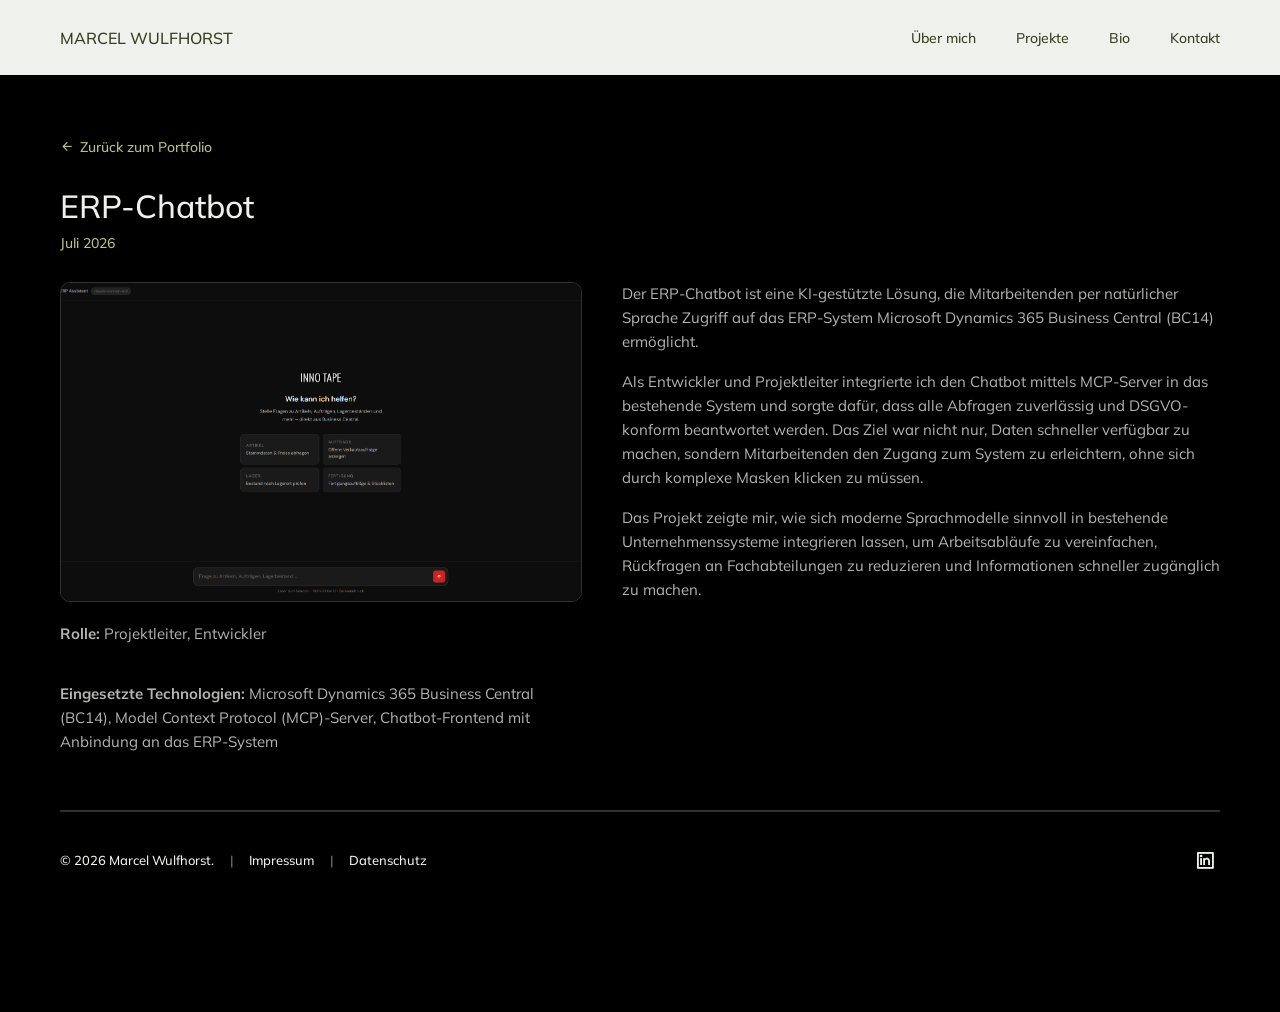
<file: projekte/erp-chatbot.html>
<!DOCTYPE html>
<html lang="de">

<head>
    <meta charset="UTF-8">
    <meta name="viewport" content="width=device-width, initial-scale=1.0">
    <meta name="description" content="ERP-Chatbot – Projektdetails von Marcel Wulfhorst.">
    <link rel="stylesheet" href="../assets/css/remixicon.min.css">
    <link rel="stylesheet" href="../style.css?v=20261029f">
    <script src="../assets/js/nav.js?v=20261029f" defer></script>
    <title>ERP-Chatbot | Marcel Wulfhorst</title>
</head>

<body>

    <nav class="navbar">

        <a href="../index.html" class="navbar__logo">MARCEL WULFHORST</a>

        <button class="navbar__toggle" type="button" aria-label="Menü öffnen" aria-expanded="false" aria-controls="navbar-menu"><i class="ri-menu-line"></i></button>

        <div class="navbar__menu" id="navbar-menu">
            <a href="../index.html#hero" class="navbar__link">Über mich</a>
            <a href="../index.html#portfolio" class="navbar__link">Projekte</a>
            <a href="../index.html#career" class="navbar__link">Bio</a>
            <a href="../index.html#contact" class="navbar__link">Kontakt</a>
        </div>

    </nav>

    <main>

        <section class="project-detail">

            <a href="../index.html#portfolio" class="project-detail__back"><i class="ri-arrow-left-line"></i> Zurück zum Portfolio</a>

            <div class="project-detail__header">
                <h1>ERP-Chatbot</h1>
                <p class="project-detail__date">Juli 2026</p>
            </div>

            <div class="project-detail__body">
                <div class="project-detail__gallery">
                    <img src="../assets/chatbot.png" alt="ERP-Chatbot Oberfläche">

                    <p><strong>Rolle: </strong>Projektleiter, Entwickler</p>
                    <p><strong>Eingesetzte Technologien: </strong>Microsoft Dynamics 365 Business Central (BC14), Model Context Protocol (MCP)-Server, Chatbot-Frontend mit Anbindung an das ERP-System</p>

                </div>

                <div class="project-detail__content">
                    <p>
                        Der ERP-Chatbot ist eine KI-gestützte Lösung, die Mitarbeitenden per natürlicher Sprache Zugriff auf das ERP-System Microsoft Dynamics 365 Business Central (BC14) ermöglicht.
                    </p>
                    <p>
                        Als Entwickler und Projektleiter integrierte ich den Chatbot mittels MCP-Server in das bestehende System und sorgte dafür, dass alle Abfragen zuverlässig und DSGVO-konform beantwortet werden. Das Ziel war nicht nur, Daten schneller verfügbar zu machen, sondern Mitarbeitenden den Zugang zum System zu erleichtern, ohne sich durch komplexe Masken klicken zu müssen.
                    </p>
                    <p>
                        Das Projekt zeigte mir, wie sich moderne Sprachmodelle sinnvoll in bestehende Unternehmenssysteme integrieren lassen, um Arbeitsabläufe zu vereinfachen, Rückfragen an Fachabteilungen zu reduzieren und Informationen schneller zugänglich zu machen.
                    </p>
                </div>
            </div>

            <p class="project-detail__notice">
                <i class="ri-information-line"></i>
                <span>Dieses Projekt entstand im Rahmen meiner Tätigkeit bei der INNO TAPE GmbH. Alle Rechte an Inhalten, Ergebnissen und Abbildungen liegen ausschließlich bei der INNO TAPE GmbH. Die Darstellung dient allein der Beschreibung meiner Rolle und Aufgaben.</span>
            </p>

        </section>

    </main>

    <footer class="footer">
        <div class="footer__brand">
            <p>© 2026 Marcel Wulfhorst.</p>
            <div class="footer__links">
                <a href="../impressum.html">Impressum</a>
                <a href="../datenschutz.html">Datenschutz</a>
            </div>
        </div>

        <div class="hero__socials">
            <a href="https://www.linkedin.com/in/marcel-wulfhorst/" target="_blank" rel="noopener" aria-label="LinkedIn"><i class="ri-linkedin-box-line"></i></a>
        </div>
    </footer>

</body>

</html>
</file>
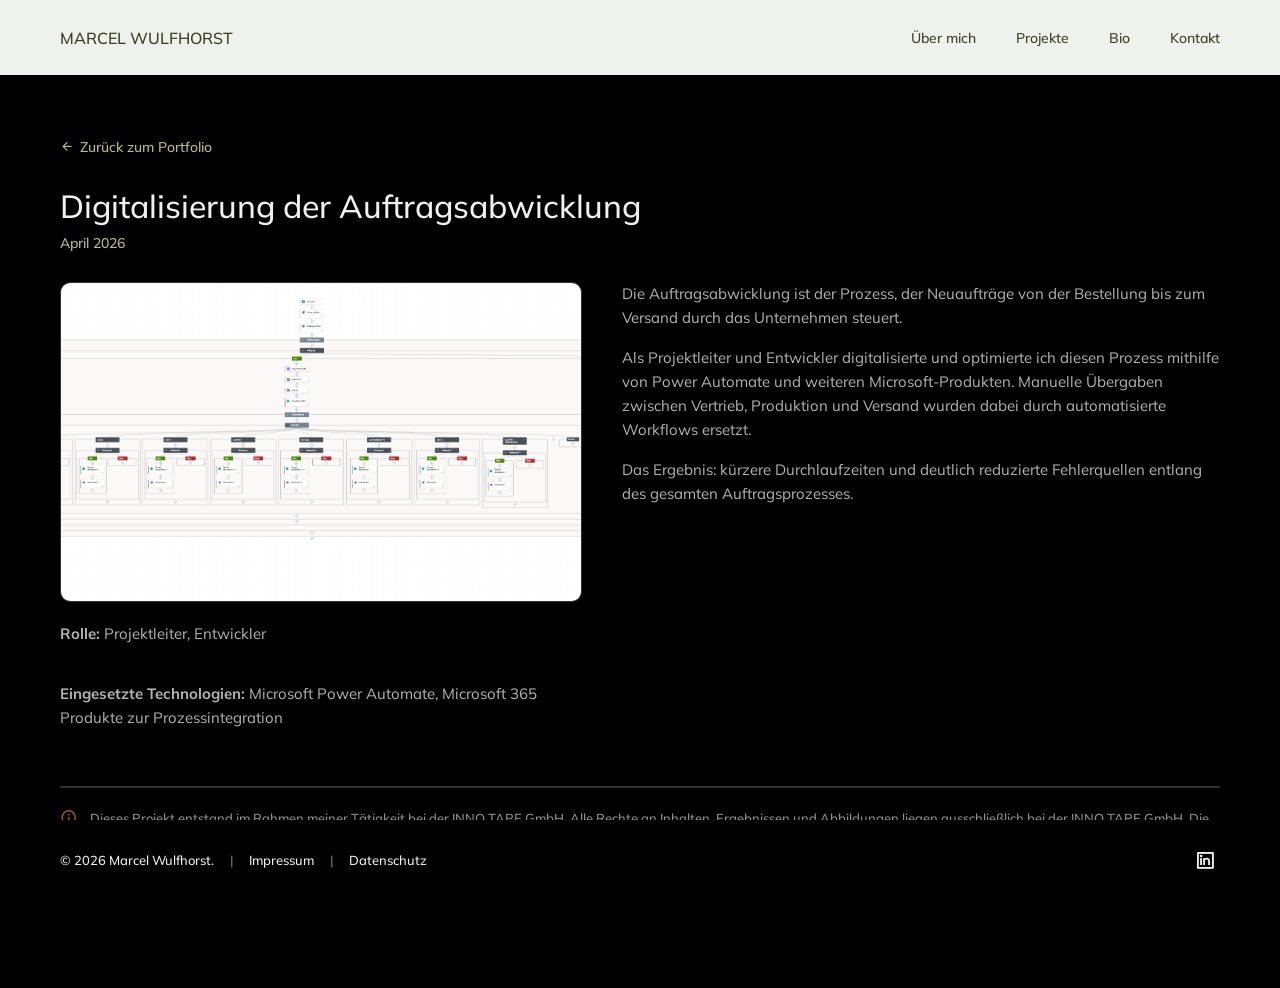
<file: projekte/produktprojekte.html>
<!DOCTYPE html>
<html lang="de">

<head>
    <meta charset="UTF-8">
    <meta name="viewport" content="width=device-width, initial-scale=1.0">
    <meta name="description" content="Produktprojekte – Projektdetails von Marcel Wulfhorst.">
    <link rel="stylesheet" href="../assets/css/remixicon.min.css">
    <link rel="stylesheet" href="../style.css?v=20261029f">
    <script src="../assets/js/nav.js?v=20261029f" defer></script>
    <title>Produktprojekte | Marcel Wulfhorst</title>
</head>

<body>

    <nav class="navbar">

        <a href="../index.html" class="navbar__logo">MARCEL WULFHORST</a>

        <button class="navbar__toggle" type="button" aria-label="Menü öffnen" aria-expanded="false" aria-controls="navbar-menu"><i class="ri-menu-line"></i></button>

        <div class="navbar__menu" id="navbar-menu">
            <a href="../index.html#hero" class="navbar__link">Über mich</a>
            <a href="../index.html#portfolio" class="navbar__link">Projekte</a>
            <a href="../index.html#career" class="navbar__link">Bio</a>
            <a href="../index.html#contact" class="navbar__link">Kontakt</a>
        </div>

    </nav>

    <main>

        <section class="project-detail">

            <a href="../index.html#portfolio" class="project-detail__back"><i class="ri-arrow-left-line"></i> Zurück zum Portfolio</a>

            <div class="project-detail__header">
                <h1>Digitalisierung der Auftragsabwicklung</h1>
                <p class="project-detail__date">April 2026</p>
            </div>

            <div class="project-detail__body">
                <div class="project-detail__gallery">
                    <img src="../assets/produktprojekte.png" alt="Produktprojekte Prozessübersicht">

                    <p><strong>Rolle: </strong>Projektleiter, Entwickler</p>
                    <p><strong>Eingesetzte Technologien: </strong>Microsoft Power Automate, Microsoft 365 Produkte zur Prozessintegration</p>
                </div>

                <div class="project-detail__content">
                    <p>
                        Die Auftragsabwicklung ist der Prozess, der Neuaufträge von der Bestellung bis zum Versand durch das Unternehmen steuert.
                    </p>
                    <p>
                        Als Projektleiter und Entwickler digitalisierte und optimierte ich diesen Prozess mithilfe von Power Automate und weiteren Microsoft-Produkten. Manuelle Übergaben zwischen Vertrieb, Produktion und Versand wurden dabei durch automatisierte Workflows ersetzt.
                    </p>
                    <p>
                        Das Ergebnis: kürzere Durchlaufzeiten und deutlich reduzierte Fehlerquellen entlang des gesamten Auftragsprozesses.
                    </p>
                </div>
            </div>

            <p class="project-detail__notice">
                <i class="ri-information-line"></i>
                <span>Dieses Projekt entstand im Rahmen meiner Tätigkeit bei der INNO TAPE GmbH. Alle Rechte an Inhalten, Ergebnissen und Abbildungen liegen ausschließlich bei der INNO TAPE GmbH. Die Darstellung dient allein der Beschreibung meiner Rolle und Aufgaben.</span>
            </p>

        </section>

    </main>

    <footer class="footer">
        <div class="footer__brand">
            <p>© 2026 Marcel Wulfhorst.</p>
            <div class="footer__links">
                <a href="../impressum.html">Impressum</a>
                <a href="../datenschutz.html">Datenschutz</a>
            </div>
        </div>

        <div class="hero__socials">
            <a href="https://www.linkedin.com/in/marcel-wulfhorst/" target="_blank" rel="noopener" aria-label="LinkedIn"><i class="ri-linkedin-box-line"></i></a>
        </div>
    </footer>

</body>

</html>
</file>
<file: style.css>
/*
 * Hover-Farben – Regel nach Funktion:
 *
 * Terrakotta (--c-terracotta): Navigation & Bedienelemente
 *   Header-Logo und Menülinks, Buttons, Projektkarten, Footer-Links,
 *   Social-Icons, "Zurück"-Links. Effekt: Text- bzw. Flächenfarbe.
 *
 * Salbei (--c-sage): Links im Fließtext
 *   z. B. Mail-Adresse im Kontakt-Bereich, Links in Impressum/Datenschutz.
 *   Effekt: Farbe + Unterstreichung.
 *
 * Kontrast: Terrakotta auf hellem Grund 4.9:1, auf Schwarz 3.8:1 (bewusst
 * in Kauf genommen); Salbei auf Schwarz 10.8:1.
 */

@font-face{
    font-family: "Mulish";
    font-style: normal;
    font-weight: 200 1000;
    font-display: swap;
    src: url("assets/fonts/mulish-latin-normal.woff2") format("woff2");
    unicode-range: U+0000-00FF, U+0131, U+0152-0153, U+02BB-02BC, U+02C6, U+02DA, U+02DC, U+0304, U+0308, U+0329, U+2000-206F, U+20AC, U+2122, U+2191, U+2193, U+2212, U+2215, U+FEFF, U+FFFD;
}

@font-face{
    font-family: "Mulish";
    font-style: normal;
    font-weight: 200 1000;
    font-display: swap;
    src: url("assets/fonts/mulish-latin-ext-normal.woff2") format("woff2");
    unicode-range: U+0100-02BA, U+02BD-02C5, U+02C7-02CC, U+02CE-02D7, U+02DD-02FF, U+0304, U+0308, U+0329, U+1D00-1DBF, U+1E00-1E9F, U+1EF2-1EFF, U+2020, U+20A0-20AB, U+20AD-20C0, U+2113, U+2C60-2C7F, U+A720-A7FF;
}

@font-face{
    font-family: "Mulish";
    font-style: italic;
    font-weight: 200 1000;
    font-display: swap;
    src: url("assets/fonts/mulish-latin-italic.woff2") format("woff2");
    unicode-range: U+0000-00FF, U+0131, U+0152-0153, U+02BB-02BC, U+02C6, U+02DA, U+02DC, U+0304, U+0308, U+0329, U+2000-206F, U+20AC, U+2122, U+2191, U+2193, U+2212, U+2215, U+FEFF, U+FFFD;
}

@font-face{
    font-family: "Mulish";
    font-style: italic;
    font-weight: 200 1000;
    font-display: swap;
    src: url("assets/fonts/mulish-latin-ext-italic.woff2") format("woff2");
    unicode-range: U+0100-02BA, U+02BD-02C5, U+02C7-02CC, U+02CE-02D7, U+02DD-02FF, U+0304, U+0308, U+0329, U+1D00-1DBF, U+1E00-1E9F, U+1EF2-1EFF, U+2020, U+20A0-20AB, U+20AD-20C0, U+2113, U+2C60-2C7F, U+A720-A7FF;
}

*{
    margin: 0;
    padding: 0;
    box-sizing: border-box;
    font-family: "Mulish", sans-serif;
}

html{
    scroll-behavior: smooth;
    scroll-padding-top: 90px;
}

:root{
    --project-card-radius: 5px; /* auf 0px setzen fuer eckige Ecken */
    --project-card-image-radius: 5px;
    --footer-height: 80px;
    --navbar-height: 75px;

    --bg-page: black; /* reguläre Seiten-Hintergrundfarbe */

    /* Begrenzung für große Monitore */
    --content-max: 1400px; /* max. Breite des Inhalts; Header/Footer richten sich danach aus */
    --stage-max: 1920px;   /* max. Breite der Hero-Hintergrundbilder (sonst extrem gezoomt) */

    --c-offwhite: #EFF1ED;
    --c-near-black: #373D20;
    --c-black: #000000;
    --c-sage: #BCBD8B;
    --c-olive: #717744;
    --c-taupe: #766153;
    --c-terracotta: #995833;
}

html.anchor-loading{
    visibility: hidden;
}

/* Lenis Smooth-Scroll */
html.lenis,
html.lenis body{
    height: auto;
}

.lenis.lenis-smooth{
    scroll-behavior: auto !important;
}

.lenis.lenis-smooth [data-lenis-prevent]{
    overscroll-behavior: contain;
}

.lenis.lenis-stopped{
    overflow: hidden;
}

a{
    text-decoration: none;
    color: #1f2937; /* #1f2937 */
}

a:focus-visible,
button:focus-visible{
    outline: 2px solid var(--c-terracotta);
    outline-offset: 2px;
}

img{
    object-fit: cover;
}

html{
    background: var(--bg-page);
}

body{
    background: var(--bg-page);
    max-width: var(--content-max);
    margin: 0 auto;
    padding-top: var(--navbar-height);
    padding-bottom: var(--footer-height);
}

.btn{
    border: 2px solid var(--c-terracotta);
    background: var(--c-terracotta);
    color: var(--c-offwhite);
    cursor: pointer;
    border-radius: 10px;
    transition: all 0.5s ease;
}

.btn:hover{
    color: var(--c-terracotta);
    background: var(--c-offwhite);
    border-color: var(--c-terracotta);
}

.btn--secondary{
    color: var(--c-near-black);
    background: #fff;
    border: 2px solid #e5e7eb; /* #e5e7eb */
}

.btn--secondary:hover,
.hero__socials a:hover{
    border-color: var(--c-terracotta);
    background: var(--c-terracotta);
    color: var(--c-offwhite);
}

.navbar{
    display: flex;
    align-items: center;
    justify-content: space-between;
    /* ab ~1440px wächst der Rand mit, damit Logo/Links bei der Inhaltsbreite bleiben */
    padding: 20px max(60px, calc((100% - var(--content-max)) / 2 + 40px));
    position: fixed;
    top: 0;
    left: 0;
    right: 0;
    z-index: 100;
    min-height: var(--navbar-height);
    background: var(--c-offwhite);
}

.navbar__logo,
.navbar__link{
    color: var(--c-near-black);
}

.navbar__logo{
    display: flex;
    align-items: center;
    font-weight: 500;
    gap: 10px;
}

.navbar__logo i{
    font-size: 30px;
}

.navbar__menu,
.footer__links{
    display: flex;
    gap: 40px;
}

.footer__links{
    gap: 16px;
}

.navbar__link{
    font-size: 14px;
    font-weight: 500;
    transition: all 0.5s ease;
}

.navbar__logo{
    white-space: nowrap;
    transition: all 0.5s ease;
}

/* Hamburger-Button – nur in der Handy-Ansicht sichtbar (Logik: assets/js/nav.js) */
.navbar__toggle{
    display: none;
    align-items: center;
    justify-content: center;
    width: 40px;
    height: 40px;
    margin-right: -8px;
    border: none;
    background: none;
    font-size: 26px;
    color: var(--c-near-black);
    cursor: pointer;
    transition: color 0.5s ease;
}

.navbar__toggle:hover{
    color: var(--c-terracotta);
}

.footer__links a{
    font-size: 13px;
    font-weight: 500;
    color: var(--c-offwhite);
    transition: all 0.5s ease;
}

.navbar__logo:hover,
.navbar__link:hover{
    color: var(--c-terracotta);
}

.footer__links a:hover{
    color: var(--c-terracotta);
}

.navbar__actions{
    display: flex;
    align-items: center;
    gap: 20px;
}

.navbar__location h5{
    font-weight: 500;
    color: #6b7280; /* #6b7280 */
    font-size: 12px;
}

.navbar__location p{
    font-size: 11px;
    font-weight: 600;
}

.navbar__actions .btn{
    padding: 6px 10px;
    font-size: 12px;
    font-weight: 500;
}

/* ---- Hero-Panels: je ein vollflaechiges Hintergrundfoto + Verlauf ---- */
.hero-panel{
    position: relative;
    z-index: 0;
    display: flex;
    align-items: center;
    padding: 100px;
    min-height: calc(100vh - var(--navbar-height));
    color: var(--c-offwhite);
}

.hero-panel--right{
    justify-content: flex-end;
}

.hero-panel--left{
    justify-content: flex-start;
}

/* Foto (full-bleed) + optionale Verlaeufe an den Raendern
   --panel-fade-left/right/top/bottom : wie weit der Verlauf reicht (%)
   --panel-fade-strength              : wie kraeftig er ist (100% = deckend, 0% = aus)
   --panel-fill                       : Farbe des Verlaufs / Randes */
.hero-panel::before{
    content: "";
    position: absolute;
    top: 0;
    bottom: 0;
    left: 50%;
    width: min(100vw, var(--stage-max));
    transform: translateX(-50%);
    --_fade: var(--panel-fill, var(--c-taupe)); /* Fallback ohne color-mix: volle Deckung */
    background-color: var(--panel-fill, var(--c-taupe));
    /* Ebenen von oben nach unten: Text-Verlauf (--_scrim, je nach Textseite), leichte Abdunklung,
       4 Rand-Fades, Foto. Groesse/Position sind Listen gleicher Laenge – mobil (<768px) ebenso. */
    background-image:
        var(--_scrim, linear-gradient(transparent, transparent)),
        linear-gradient(rgba(0, 0, 0, 0.15), rgba(0, 0, 0, 0.15)),
        linear-gradient(to right,  var(--_fade) 0, transparent var(--panel-fade-left, 0%)),
        linear-gradient(to left,   var(--_fade) 0, transparent var(--panel-fade-right, 0%)),
        linear-gradient(to bottom, var(--_fade) 0, transparent var(--panel-fade-top, 0%)),
        linear-gradient(to top,    var(--_fade) 0, transparent var(--panel-fade-bottom, 0%)),
        var(--panel-image);
    background-size:
        100% 100%, 100% 100%,
        100% 100%, 100% 100%, 100% 100%, 100% 100%,
        var(--panel-zoom, 130%);
    background-position:
        0 0, 0 0,
        0 0, 0 0, 0 0, 0 0,
        calc(50% + var(--panel-shift-x, 0px)) calc(50% + var(--panel-shift-y, 0px));
    background-repeat: no-repeat;
    border-radius: 40px 40px 0 0;
    box-shadow: 0 -24px 70px rgba(0, 0, 0, 0.22);
    z-index: -2;
}

/* Intensitaet des Verlaufs (nur wo color-mix unterstuetzt wird) */
@supports (background: color-mix(in srgb, red, blue)){
    .hero-panel::before{
        --_fade: color-mix(in srgb,
            var(--panel-fill, var(--c-taupe)) var(--panel-fade-strength, 100%),
            transparent);
    }
}

/* Breiter als --stage-max (z. B. 34"-Monitor): Bildränder weich ins Schwarz auslaufen lassen */
@media screen and (min-width: 1921px){
    .hero-panel::before{
        -webkit-mask-image: linear-gradient(to right, transparent 0, #000 12%, #000 88%, transparent 100%);
        mask-image: linear-gradient(to right, transparent 0, #000 12%, #000 88%, transparent 100%);
    }
}

/* Verlauf zur Textseite hin, damit der Text lesbar bleibt */
.hero-panel--right{
    --_scrim: linear-gradient(90deg, rgba(0, 0, 0, 0) 0%, rgba(0, 0, 0, 0) 30%, rgba(0, 0, 0, 0.5) 65%, rgba(0, 0, 0, 0.82) 100%);
}

.hero-panel--left{
    --_scrim: linear-gradient(270deg, rgba(0, 0, 0, 0) 0%, rgba(0, 0, 0, 0) 30%, rgba(0, 0, 0, 0.5) 65%, rgba(0, 0, 0, 0.82) 100%);
}

/* Erstes Panel = Seitenanfang: oben eckig, kein Schatten und kein Glanz nach oben */
.hero-panel:first-child::before{
    border-radius: 0;
    box-shadow: none;
}

.hero-panel:first-child::after{
    display: none;
}

.hero-panel__text{
    position: relative;
    max-width: 480px;
    text-shadow: 0 1px 24px rgba(0, 0, 0, 0.35);
}

.hero-panel__text h1,
.hero-panel__text h3{
    font-size: 32px;
    line-height: 40px;
    font-weight: 400;
    margin-bottom: 10px;
}

.hero-panel__text p{
    color: var(--c-offwhite);
    font-weight: 500;
    line-height: 24px;
    margin-bottom: 30px;
}

.hero__actions{
    display: flex;
    gap: 10px;
}

.hero__actions .btn{
    padding: 6px 20px;
    font-size: 12px;
    font-weight: 500;
}

.hero__socials{
    display: flex;
    gap: 16px;
}

.hero__socials a{
    display: flex;
    align-items: center;
    justify-content: center;
    font-size: 20px;
    border: 2px solid #e5e7eb; /* #e5e7eb */
    padding: 8px;
    border-radius: 50%;
    transition: all 0.5s ease;
}

.showcase{
    position: relative;
    z-index: 0;
    padding: 100px 100px 110px;
}

.showcase::before{
    content: "";
    position: absolute;
    top: 0;
    bottom: 0;
    left: 50%;
    width: 100vw;
    transform: translateX(-50%);
    background: var(--c-black);
    z-index: -1;
}

.showcase__header{
    display: flex;
    align-items: center;
    justify-content: space-between;
    margin-bottom: 36px;
}

.showcase__header h3{
    font-size: 28px;
    font-weight: 400;
    color: var(--c-offwhite);
}

.showcase__header .btn{
    font-size: 13px;
    padding: 5px 16px;
    color: #fff; /* #fff */
    background: #1f2937; /* #1f2937 */
    border-color: #1f2937; /* #1f2937 */
}

.showcase_categories .category:first-child{
    margin-bottom: 100px;
}

.category__header{
    display: flex;
    align-items: center;
}

.category__title{
    width: 50%;
    display: flex;
    align-items: center;
}

.category__title{
    gap: 12px;
}

.category__title h4{
    font-size: 22px;
    font-weight: 400;
}

.category__title i{
    background: #fff; /* #fff */
    display: flex;
    align-items: center;
    justify-content: center;
    padding: 10px;
    border-radius: 50%;
    box-shadow: 0 10px 30px rgba(0, 0, 0, 0.1);
}

.category__projects{
    margin-top: 40px;
    display: flex;
    flex-wrap: wrap;
    gap: 20px;
}

.project-card{
    position: relative;
    display: flex;
    flex-direction: column;
    align-items: stretch;
    gap: 0;
    width: calc(25% - 15px);
    min-height: 320px;
    padding: 20px;
    background: #fff;
    border: 1px solid #e5e7eb;
    border-radius: var(--project-card-radius);
    box-shadow: 0 10px 30px rgba(0, 0, 0, 0.1);
    overflow: hidden;
    transition: transform 0.3s ease, box-shadow 0.3s ease, background 0.3s ease;
}

.project-card:hover{
    transform: translateY(-4px);
    background: var(--c-terracotta);
    border-color: var(--c-terracotta);
    box-shadow: 0 14px 34px rgba(0, 0, 0, 0.2);
}

.project-card__image{
    width: 100%;
    height: 220px;
    flex-shrink: 0;
    margin-bottom: 20px;
    border-radius: var(--project-card-image-radius);
    object-fit: cover;
    object-position: top center;
    border: 1px solid #e5e7eb;
}

.project-card__body{
    flex: 1;
    min-width: 0;
    display: flex;
    flex-direction: column;
}

.project-card__info{
    display: flex;
    align-items: center;
    justify-content: space-between;
    gap: 6px;
    margin-bottom: 8px;
}

.project-card__info h5{
    font-size: 17px;
    line-height: 24px;
    font-weight: 500;
    transition: color 0.3s ease;
}

.project-card__info p{
    font-size: 12px;
    color: #6b7280;
    font-weight: 500;
    transition: color 0.3s ease;
}

.project-card:hover .project-card__info h5,
.project-card:hover .project-card__info p,
.project-card:hover .project-card__desc{
    color: var(--c-offwhite);
}

.project-card__desc{
    font-size: 13px;
    line-height: 20px;
    color: #7a7a7a;
    margin-bottom: 0;
    transition: color 0.3s ease;
}

.career{
    position: relative;
    z-index: 0;
    padding: 100px;
    /* Zwei gleich breite Spalten, als Gruppe mittig */
    display: grid;
    grid-template-columns: repeat(2, minmax(0, 340px));
    justify-content: center;
    align-items: start;
    column-gap: 140px;
    color: var(--c-offwhite);
}

.career::before{
    content: "";
    position: absolute;
    top: 0;
    bottom: 0;
    left: 50%;
    width: 100vw;
    transform: translateX(-50%);
    background: var(--c-black);
    z-index: -1;
}

.career__jobs,
.career__awards{
    display: flex;
    flex-direction: column;
    gap: 20px;
}

.career h3{
    font-size: 32px;
    font-weight: 400;
    margin-bottom: 20px;
}

.job,
.award{
    display: flex;
    align-items: center;
    gap: 20px;
    padding-bottom: 20px;
}

.job:last-child,
.award:last-child{
    padding-bottom: 0;
}

/* Aufklappbarer Bereich "Sonstige Qualifikationen und Lehrgänge" (<details>, ohne Skript) */
/* Pfeil sitzt in der Icon-Spalte (20px + 16px Abstand), Text fluchtet mit den Eintraegen */
.career__subtitle{
    display: flex;
    align-items: flex-start;
    gap: 16px;
    margin-top: 20px;
    font-size: 18px;
    line-height: 24px;
    font-weight: 400;
    list-style: none;
    cursor: pointer;
    transition: color 0.5s ease;
}

.career__subtitle::-webkit-details-marker{
    display: none;
}

.career__subtitle:hover{
    color: var(--c-terracotta);
}

.career__subtitle i{
    order: -1;
    width: 20px;
    font-size: 22px;
    line-height: 24px;
    color: var(--c-terracotta);
    transition: transform 0.3s ease;
}

.career__more[open] .career__subtitle i{
    transform: rotate(180deg);
}

.career__more-list{
    display: flex;
    flex-direction: column;
    gap: 20px;
    margin-top: 20px;
}

/* Berufserfahrung als Zeitstrahl: Punkt + senkrechte Linie zur nächsten Station */
.career__jobs .job{
    position: relative;
    align-items: flex-start;
    padding-left: 36px;
}

.career__jobs .job::before{
    content: "";
    position: absolute;
    left: 6px;
    top: 24px;
    bottom: -18px;
    width: 2px;
    background: rgba(239, 241, 237, 0.2);
}

.career__jobs .job:last-child::before{
    display: none;
}

.job__dot{
    position: absolute;
    left: 0;
    top: 4px;
    width: 14px;
    height: 14px;
    border-radius: 50%;
    border: 2px solid var(--c-terracotta);
    background: var(--c-black); /* = Sektionshintergrund, wirkt als Ring */
}

.job--current .job__dot{
    background: var(--c-terracotta);
}

/* Zusatzqualifikationen passend zum Zeitstrahl: freistehende Icons, gleiche Texteinrückung (20px + 16px = 36px) */
.award div i{
    width: 20px;
    font-size: 20px;
    line-height: 20px;
    color: var(--c-terracotta);
}

.award > div{
    display: flex;
    align-items: flex-start;
    gap: 16px;
}

.job__info h5,
.award__info h5{
    font-size: 15px;
    font-weight: 500;
}

.job__info h5 span,
.award__info h5 span{
    font-weight: 600;
}

.job__info p,
.award__info p{
    font-size: 13px;
    color: rgba(239, 241, 237, 0.75);
    font-weight: 500;
}

.contact{
    position: relative;
    z-index: 0;
    text-align: center;
    padding: 96px 60px 80px;
    color: var(--c-offwhite);
}

.contact::before{
    content: "";
    position: absolute;
    top: 0;
    bottom: 0;
    left: 50%;
    width: 100vw;
    transform: translateX(-50%);
    background: var(--c-black);
    z-index: -1;
}

/* ---- Sticky-Stack: Panels stapeln sich beim Scrollen uebereinander ---- */
main > .hero-panel,
main > .showcase,
main > .career,
main > .contact{
    position: sticky;
    /* --stick-top setzt das Skript in index.html für Panels, die höher als der Bildschirm sind
       (negativ: das Panel scrollt erst komplett durch und rastet dann mit seinem unteren Ende ein) */
    top: var(--stick-top, var(--navbar-height));
    transform-origin: center top;
}

.showcase::before,
.career::before,
.contact::before{
    border-radius: 40px 40px 0 0;
    box-shadow: 0 -24px 70px rgba(0, 0, 0, 0.22);
}

/* Glanz an den abgerundeten Oberkanten: 1px-Lichtkante, in den Ecken am hellsten.
   Die Maske laesst nur den 1px-Rand (padding) stehen, unten ist er offen. */
.hero-panel::after,
.showcase::after,
.career::after,
.contact::after{
    content: "";
    position: absolute;
    top: 0;
    left: 50%;
    width: 100vw;
    height: 180px;
    transform: translateX(-50%);
    padding: 1px 1px 0;
    border-radius: 40px 40px 0 0;
    background:
        radial-gradient(circle at 0 0, rgba(239, 241, 237, 0.55), transparent 240px),
        radial-gradient(circle at 100% 0, rgba(239, 241, 237, 0.55), transparent 240px),
        linear-gradient(rgba(239, 241, 237, 0.08), transparent 40px);
    -webkit-mask: linear-gradient(#000 0 0) content-box, linear-gradient(#000 0 0);
    -webkit-mask-composite: xor;
    mask: linear-gradient(#000 0 0) content-box, linear-gradient(#000 0 0);
    mask-composite: exclude;
    pointer-events: none;
    z-index: -1;
}

/* Das Zuruecktreten (scale) nur, wenn Bewegung ok ist */
@media (prefers-reduced-motion: no-preference){
    main > .hero-panel,
    main > .showcase,
    main > .career,
    main > .contact{
        transform: scale(calc(1 - 0.045 * var(--stack-p, 0)));
    }
}

/* ---- Scroll-Reveal ---- */
.reveal{
    opacity: 0;
    transform: translateY(34px);
    transition: opacity 0.7s cubic-bezier(0.22, 1, 0.36, 1),
                transform 0.7s cubic-bezier(0.22, 1, 0.36, 1);
    transition-delay: var(--reveal-delay, 0s);
    will-change: opacity, transform;
}

.reveal.is-visible{
    opacity: 1;
    transform: none;
}

@media (prefers-reduced-motion: reduce){
    .reveal{
        opacity: 1;
        transform: none;
        transition: none;
    }
}

.contact h5{
    font-size: 32px;
    line-height: 40px;
    font-weight: 400;
    margin-bottom: 10px;
}

.contact h2{
    color: var(--c-offwhite);
    font-size: 15px;
    font-weight: 500;
    line-height: 24px;
    margin-bottom: 30px;
}

.contact h2 a{
    color: inherit;
}

.contact h2 a:hover{
    color: var(--c-sage);
    text-decoration: underline;
}

.contact .btn{
    padding: 6px 20px;
    border: 2px solid #1f2937;
    color: #fff;
    background: #1f2937;
    margin-bottom: 14px;
}

.contact p{
    color: #6b7280;
    font-size: 14px;
    font-weight: 500;
}

.contact p span{
    color: #1f2937;
    font-weight: 600;
    font-size: 13px;
}

.footer{
    padding: 20px max(60px, calc((100% - var(--content-max)) / 2 + 40px)); /* wie .navbar */
    display: flex;
    align-items: center;
    justify-content: space-between;
    position: fixed;
    bottom: 0;
    left: 0;
    right: 0;
    z-index: 100;
    min-height: var(--footer-height);
    background: var(--c-black);
}

/* Footer-Icons ohne Kreis – unsichtbare Klickfläche, Hover wie die Footer-Links */
.footer .hero__socials a{
    color: var(--c-offwhite);
    border: none;
    border-radius: 0;
    padding: 4px;
    font-size: 22px;
}

.footer .hero__socials a:hover{
    background: none;
    color: var(--c-terracotta);
}

.footer__brand{
    display: flex;
    align-items: flex-end;
    flex-wrap: wrap;
    gap: 16px;
    row-gap: 6px;
}

.footer__brand p{
    font-size: 13px;
    color: var(--c-offwhite);
    font-weight: 500;
}

/* Pipe-Trenner: © … | Impressum | Datenschutz */
.footer__brand p::after,
.footer__links a + a::before{
    content: "|";
    color: rgba(239, 241, 237, 0.5);
}

.footer__brand p::after{
    margin-left: 16px;
}

.footer__links a + a::before{
    margin-right: 16px;
}

@media screen and (max-width: 1230px) {

    .hero-panel__text h1,
    .hero-panel__text h3{
        font-size: 30px;
    }

    .hero-panel__text p{
        font-size: 15px;
        line-height: 22px;
    }

    .category__title{
        width: 100%;
    }

}

@media screen and (max-width: 992px) {
    
    .navbar{
        padding: 20px 30px;
    }

    .hero-panel{
        padding: 100px 30px;
    }

    .hero-panel__text h1,
    .hero-panel__text h3{
        font-size: 22px;
        line-height: 34px;
    }

    .hero-panel__text p{
        font-size: 13px;
        line-height: 20px;
    }

    .category__title,
    .career__jobs,
    .career__awards{
        width: 100%;
    }

    .showcase{
        padding: 90px 30px 100px;
    }

    .project-card{
        width: calc(50% - 10px);
    }

    .category__header{
        flex-direction: column;
    }

    .category__title{
        margin-bottom: 20px;
    }

    .career{
        padding: 90px 30px 90px;
        grid-template-columns: minmax(0, 1fr);
        row-gap: 60px;
    }

    .footer{
        padding: 20px 30px;
    }

}


@media screen and (max-width: 768px) {
    
    .navbar__actions{
        display: none;
    }

    .navbar{
        padding: 0 24px;
    }

    .navbar__toggle{
        display: flex;
    }

    /* Aufgeklapptes Menue unter der Leiste */
    .navbar__menu{
        display: none;
        position: absolute;
        top: 100%;
        left: 0;
        right: 0;
        flex-direction: column;
        gap: 0;
        padding: 4px 24px 16px;
        background: var(--c-offwhite);
        box-shadow: 0 16px 30px rgba(0, 0, 0, 0.18);
    }

    .navbar.is-open .navbar__menu{
        display: flex;
    }

    .navbar__menu .navbar__link{
        padding: 12px 0;
        font-size: 16px;
        border-top: 1px solid rgba(55, 61, 32, 0.12);
    }

    .hero-panel{
        padding: 90px 24px calc(28px + var(--footer-height));
        align-items: flex-end;
        justify-content: flex-start;
    }

    .hero-panel::before{
        background-size:
            100% 100%, 100% 100%,
            100% 100%, 100% 100%, 100% 100%, 100% 100%,
            var(--panel-zoom-mobile, cover);
        background-position:
            0 0, 0 0,
            0 0, 0 0, 0 0, 0 0,
            calc(50% + var(--panel-shift-x-mobile, 0px)) calc(50% + var(--panel-shift-y-mobile, 0px));
    }

    .hero-panel__text{
        max-width: 100%;
    }

    /* auf schmalen Screens: Verlauf von unten, Text unten */
    .hero-panel--right,
    .hero-panel--left{
        --_scrim: linear-gradient(180deg, rgba(0, 0, 0, 0) 0%, rgba(0, 0, 0, 0.35) 45%, rgba(0, 0, 0, 0.92) 100%);
    }

    .hero-panel::before,
    .hero-panel::after,
    .showcase::before,
    .career::before,
    .contact::before,
    .showcase::after,
    .career::after,
    .contact::after{
        border-radius: 28px 28px 0 0;
    }

    .hero-panel:first-child::before{
        border-radius: 0;
    }

    .showcase__header h3{
        font-size: 24px;
    }

    .category__title h4{
        font-size: 20px;
    }

    .project-card{
        width: 100%;
        height: auto;
    }

    .project-card__image{
        height: 220px;
    }

    .career h3{
        font-size: 26px;
    }

    :root{
        --footer-height: 150px;
    }

    .footer{
        flex-direction: column-reverse;
        gap: 16px;
    }

    .footer__brand{
        flex-direction: column;
        align-items: flex-start;
        gap: 6px;
    }

    /* Copyright steht mobil in eigener Zeile – dort kein Trenner */
    .footer__brand p::after{
        display: none;
    }

}

.project-detail{
    position: relative;
    z-index: 0;
    margin-top: calc(-1 * var(--navbar-height));
    margin-bottom: calc(-1 * var(--footer-height));
    padding: calc(60px + var(--navbar-height)) 60px calc(60px + var(--footer-height));
    color: var(--c-offwhite);
}

.project-detail::before{
    content: "";
    position: absolute;
    top: 0;
    bottom: 0;
    left: 50%;
    width: 100vw;
    transform: translateX(-50%);
    background: var(--c-black);
    z-index: -1;
}

.project-detail__back{
    display: inline-flex;
    align-items: center;
    gap: 6px;
    font-size: 14px;
    font-weight: 500;
    color: var(--c-sage);
    margin-bottom: 30px;
    transition: color 0.3s ease;
}

.project-detail__back:hover{
    color: var(--c-terracotta);
}

.project-detail__header{
    margin-bottom: 30px;
}

.project-detail__header h1{
    font-size: 32px;
    font-weight: 500;
    margin-bottom: 8px;
}

.project-detail__date{
    font-size: 14px;
    color: var(--c-sage);
    font-weight: 500;
}

.project-detail__body{
    display: flex;
    align-items: flex-start;
    gap: 40px;
    margin-bottom: 40px;
}

.project-detail__gallery{
    display: grid;
    grid-template-columns: 1fr;
    gap: 20px;
    flex: 0 0 45%;
}

.project-detail__gallery img{
    width: 100%;
    height: 320px;
    border-radius: 10px;
    object-fit: cover;
    object-position: top center;
    border: 1px solid rgba(239, 241, 237, 0.2);
}

.project-detail__video{
    position: relative;
    width: 100%;
    padding-top: 56.25%;
    border-radius: 10px;
    overflow: hidden;
    background: var(--c-near-black);
    margin-bottom: 40px;
}

.project-detail__video iframe{
    position: absolute;
    inset: 0;
    width: 100%;
    height: 100%;
    border: none;
}

.project-detail__content{
    flex: 1;
    max-width: none;
}

.project-detail__content h2,
.project-detail__gallery h2{
    font-size: 20px;
    font-weight: 500;
    margin: 30px 0 12px;
}

.project-detail__content p,
.project-detail__gallery p{
    font-size: 15px;
    line-height: 24px;
    color: rgba(239, 241, 237, 0.75);
    margin-bottom: 16px;
}

.project-detail__content ul,
.project-detail__gallery ul{
    margin: 0 0 16px 20px;
    color: rgba(239, 241, 237, 0.75);
    font-size: 15px;
    line-height: 24px;
}

/* Hinweis zu den Rechten am Projekt (unter dem Projektinhalt) */
.project-detail__notice{
    display: flex;
    align-items: flex-start;
    gap: 12px;
    margin-top: 40px;
    padding-top: 20px;
    border-top: 2px solid rgba(239, 241, 237, 0.2);
    font-size: 13px;
    line-height: 20px;
    font-weight: 500;
    color: rgba(239, 241, 237, 0.6);
}

.project-detail__notice i{
    font-size: 18px;
    line-height: 20px;
    color: var(--c-terracotta);
}

.legal-content{
    max-width: 760px;
}

.legal-content h2{
    font-size: 20px;
    font-weight: 500;
    margin: 30px 0 12px;
}

.legal-content h2:first-child{
    margin-top: 0;
}

.legal-content h3{
    font-size: 16px;
    font-weight: 600;
    color: var(--c-offwhite);
    margin: 20px 0 8px;
}

.legal-content p{
    font-size: 15px;
    line-height: 24px;
    color: rgba(239, 241, 237, 0.75);
    margin-bottom: 16px;
}

.legal-content ul{
    margin: 0 0 16px 20px;
    color: rgba(239, 241, 237, 0.75);
    font-size: 15px;
    line-height: 24px;
}

/* Gleicher Link-Effekt wie im Kontakt-Bereich der Startseite */
.legal-content a{
    color: inherit;
}

.legal-content a:hover{
    color: var(--c-sage);
    text-decoration: underline;
}

.legal-content strong{
    color: var(--c-offwhite);
}

@media screen and (max-width: 768px) {

    .project-detail{
        padding: calc(40px + var(--navbar-height)) 30px calc(40px + var(--footer-height));
    }

    .project-detail__body{
        flex-direction: column;
    }

    .project-detail__gallery{
        flex: 1;
        width: 100%;
    }

    .project-detail__gallery img{
        height: 220px;
    }
}
</file>
